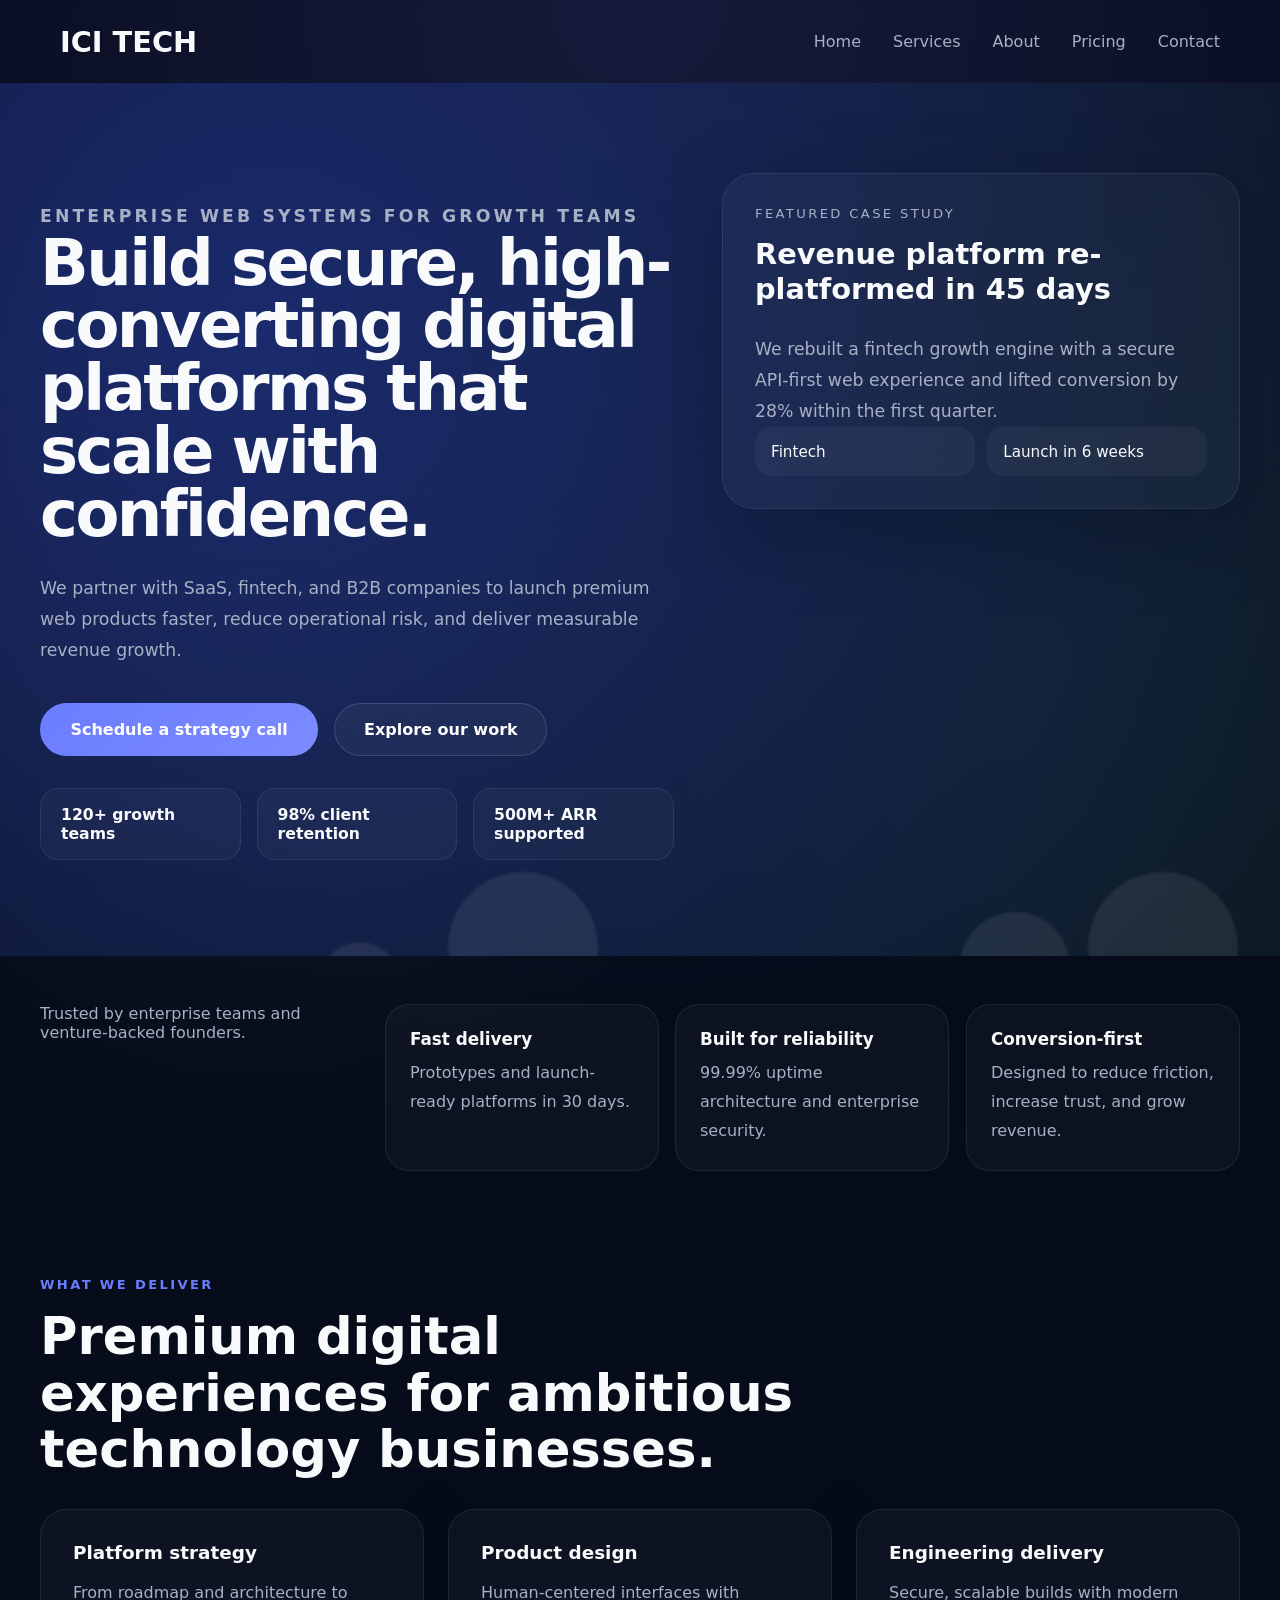
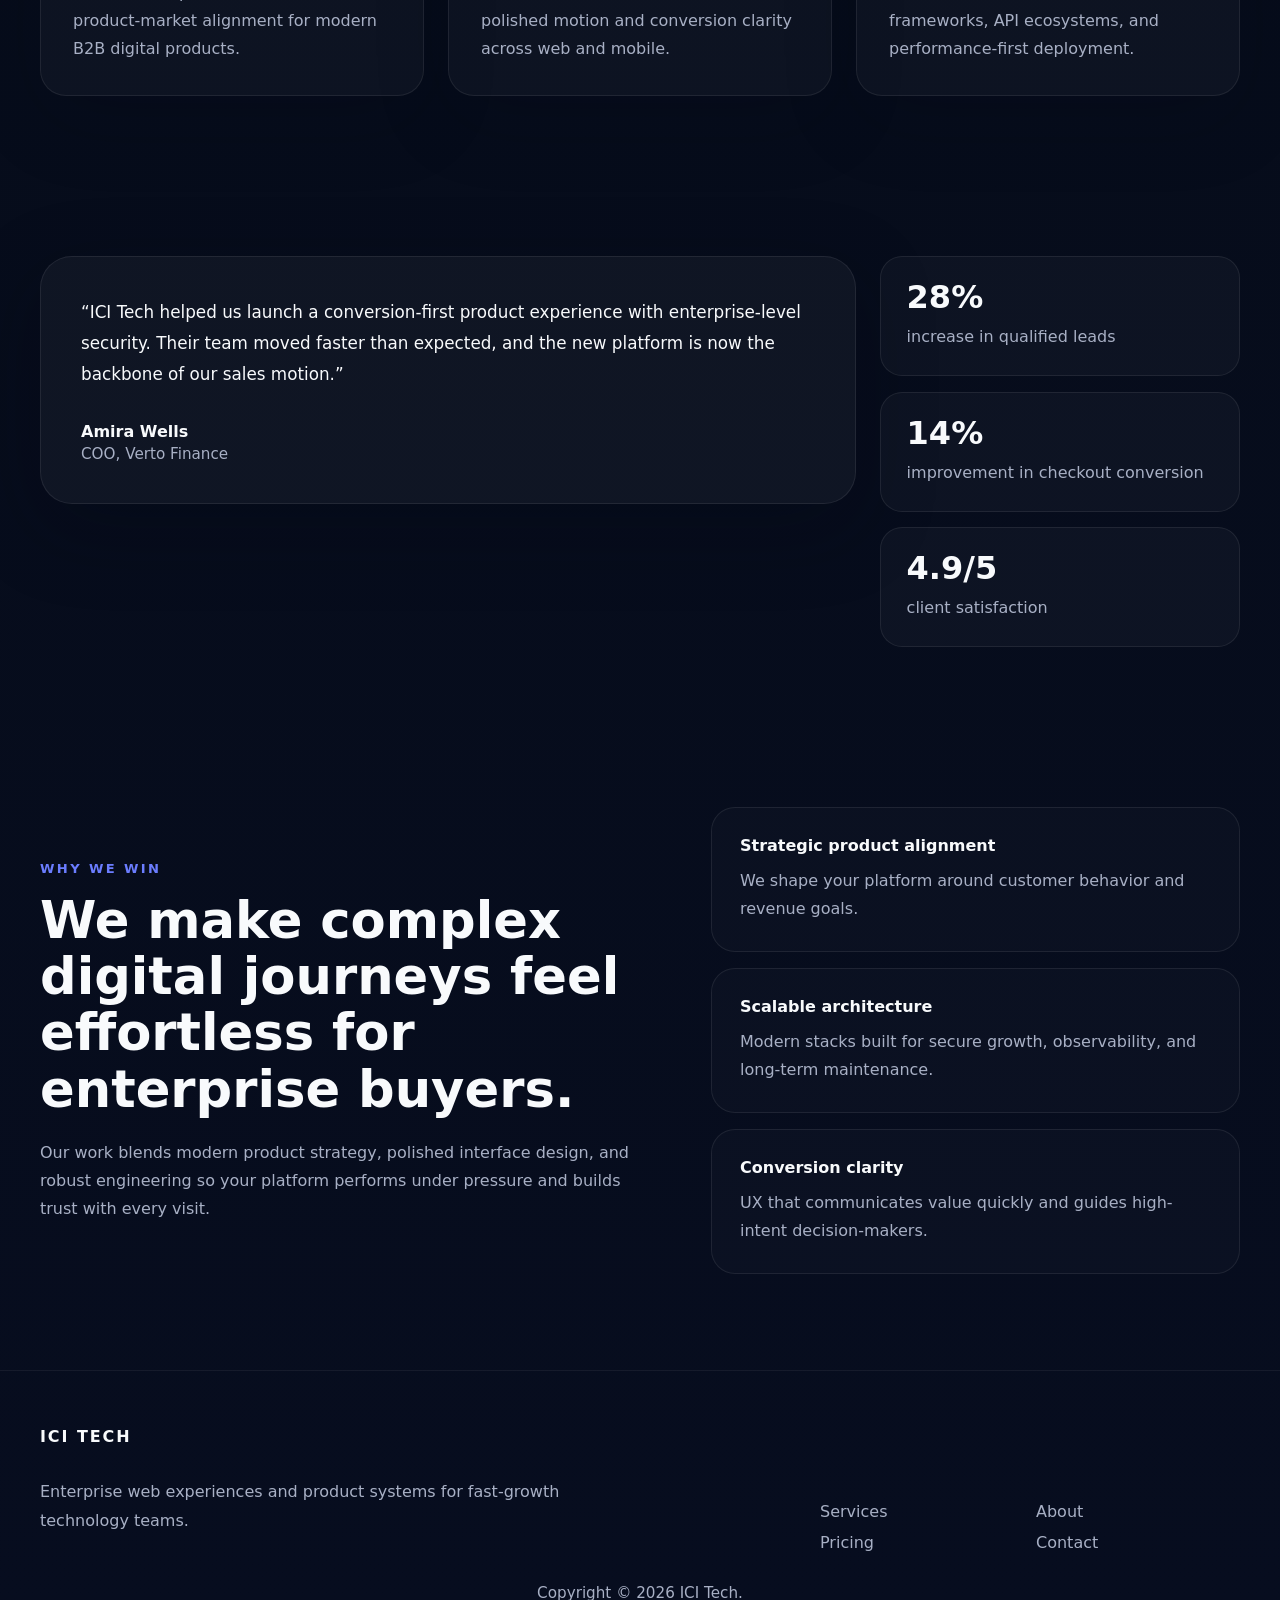
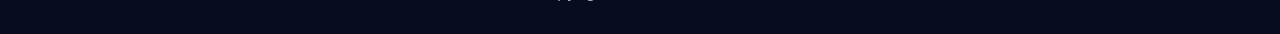
<file: index.html>
﻿<!DOCTYPE html>
<html lang="en">
<head>
    <meta charset="UTF-8">
    <meta name="viewport" content="width=device-width, initial-scale=1.0">
    <meta name="description" content="Premium digital platforms for SaaS, fintech, and enterprise teams. Scalable web systems built for performance, trust, and growth.">
    <meta name="keywords" content="enterprise web design, SaaS development, fintech websites, scalable platforms, digital transformation">
    <title>ICI Tech | Enterprise Web Systems for Growth-Driven Teams</title>
    <link rel="icon" type="image/png" href="assets/img/icon.png">
    <link rel="apple-touch-icon" href="assets/img/icon.png">
    <link rel="stylesheet" href="assets/styles.css">
</head>
<body>
    <header class="site-header">
        <nav class="navbar" aria-label="Primary navigation">
            <div class="container">
                <a class="logo" href="index.html">ICI Tech</a>
                <button class="hamburger" aria-label="Toggle navigation menu" aria-expanded="false" aria-controls="nav-menu-list">
                    <span></span>
                    <span></span>
                    <span></span>
                </button>
                <ul class="nav-menu" id="nav-menu-list">
                    <li><a class="nav-link" href="index.html">Home</a></li>
                    <li><a class="nav-link" href="services.html">Services</a></li>
                    <li><a class="nav-link" href="about.html">About</a></li>
                    <li><a class="nav-link" href="pricing.html">Pricing</a></li>
                    <li><a class="nav-link" href="contact.html">Contact</a></li>
                </ul>
            </div>
        </nav>
        <section class="hero hero-bg">
            <ul class="circles">
                <li></li>
                <li></li>
                <li></li>
                <li></li>
                <li></li>
                <li></li>
                <li></li>
                <li></li>
                <li></li>
                <li></li>
            </ul>
            <div class="container hero-grid">
                <div class="hero-copy">
                    <p class="eyebrow fade-in">Enterprise web systems for growth teams</p>
                    <h1 class="fade-in">Build secure, high-converting digital platforms that scale with confidence.</h1>
                    <p class="fade-in">We partner with SaaS, fintech, and B2B companies to launch premium web products faster, reduce operational risk, and deliver measurable revenue growth.</p>
                    <div class="hero-actions fade-in">
                        <a class="cta-button" href="contact.html">Schedule a strategy call</a>
                        <a class="cta-secondary" href="#impact">Explore our work</a>
                    </div>
                    <div class="hero-badges fade-in">
                        <span>120+ growth teams</span>
                        <span>98% client retention</span>
                        <span>500M+ ARR supported</span>
                    </div>
                </div>
                <div class="hero-panel slide-in-left">
                    <div class="hero-panel-card">
                        <div class="panel-label">Featured case study</div>
                        <h2 class="panel-title">Revenue platform re-platformed in 45 days</h2>
                        <p class="panel-copy">We rebuilt a fintech growth engine with a secure API-first web experience and lifted conversion by 28% within the first quarter.</p>
                        <div class="panel-meta">
                            <span>Fintech</span>
                            <span>Launch in 6 weeks</span>
                        </div>
                    </div>
                </div>
            </div>
        </section>
    </header>

    <main>
        <section class="credibility" aria-label="Trusted by metrics">
            <div class="container credibility-grid">
                <div>
                    <p class="fade-in">Trusted by enterprise teams and venture-backed founders.</p>
                </div>
                <div class="credibility-item fade-in">
                    <strong>Fast delivery</strong>
                    <span>Prototypes and launch-ready platforms in 30 days.</span>
                </div>
                <div class="credibility-item fade-in">
                    <strong>Built for reliability</strong>
                    <span>99.99% uptime architecture and enterprise security.</span>
                </div>
                <div class="credibility-item fade-in">
                    <strong>Conversion-first</strong>
                    <span>Designed to reduce friction, increase trust, and grow revenue.</span>
                </div>
            </div>
        </section>

        <section class="impact" id="impact">
            <div class="container">
                <div class="section-label fade-in">What we deliver</div>
                <h2 class="fade-in">Premium digital experiences for ambitious technology businesses.</h2>
                <div class="impact-grid">
                    <article class="impact-card fade-in">
                        <strong>Platform strategy</strong>
                        <p>From roadmap and architecture to product-market alignment for modern B2B digital products.</p>
                    </article>
                    <article class="impact-card fade-in">
                        <strong>Product design</strong>
                        <p>Human-centered interfaces with polished motion and conversion clarity across web and mobile.</p>
                    </article>
                    <article class="impact-card fade-in">
                        <strong>Engineering delivery</strong>
                        <p>Secure, scalable builds with modern frameworks, API ecosystems, and performance-first deployment.</p>
                    </article>
                </div>
            </div>
        </section>

        <section class="testimonial" aria-label="Client testimonial">
            <div class="container testimonial-grid">
                <div class="testimonial-card">
                    <p>“ICI Tech helped us launch a conversion-first product experience with enterprise-level security. Their team moved faster than expected, and the new platform is now the backbone of our sales motion.”</p>
                    <footer>
                        <strong>Amira Wells</strong>
                        <span>COO, Verto Finance</span>
                    </footer>
                </div>
                <div class="testimonial-stats">
                    <div class="stat-block">
                        <strong>28%</strong>
                        <span>increase in qualified leads</span>
                    </div>
                    <div class="stat-block">
                        <strong>14%</strong>
                        <span>improvement in checkout conversion</span>
                    </div>
                    <div class="stat-block">
                        <strong>4.9/5</strong>
                        <span>client satisfaction</span>
                    </div>
                </div>
            </div>
        </section>

        <section class="why-us" aria-label="Why choose ICI Tech">
            <div class="container why-grid">
                <div>
                    <div class="section-label">Why we win</div>
                    <h2>We make complex digital journeys feel effortless for enterprise buyers.</h2>
                    <p>Our work blends modern product strategy, polished interface design, and robust engineering so your platform performs under pressure and builds trust with every visit.</p>
                </div>
                <div class="feature-list">
                    <div class="feature-item">
                        <strong>Strategic product alignment</strong>
                        <span>We shape your platform around customer behavior and revenue goals.</span>
                    </div>
                    <div class="feature-item">
                        <strong>Scalable architecture</strong>
                        <span>Modern stacks built for secure growth, observability, and long-term maintenance.</span>
                    </div>
                    <div class="feature-item">
                        <strong>Conversion clarity</strong>
                        <span>UX that communicates value quickly and guides high-intent decision-makers.</span>
                    </div>
                </div>
            </div>
        </section>
    </main>

    <footer class="footer">
        <div class="container footer-grid">
            <div>
                <a class="logo footer-logo" href="index.html">ICI Tech</a>
                <p>Enterprise web experiences and product systems for fast-growth technology teams.</p>
            </div>
            <div class="footer-links">
                <a href="services.html">Services</a>
                <a href="about.html">About</a>
                <a href="pricing.html">Pricing</a>
                <a href="contact.html">Contact</a>
            </div>
        </div>
        <div class="footer-note">Copyright © 2026 ICI Tech.</div>
    </footer>

    <a href="#top" class="back-to-top" aria-label="Back to top">↑</a>
    <script src="assets/script.js"></script>
</body>
</html>
</file>
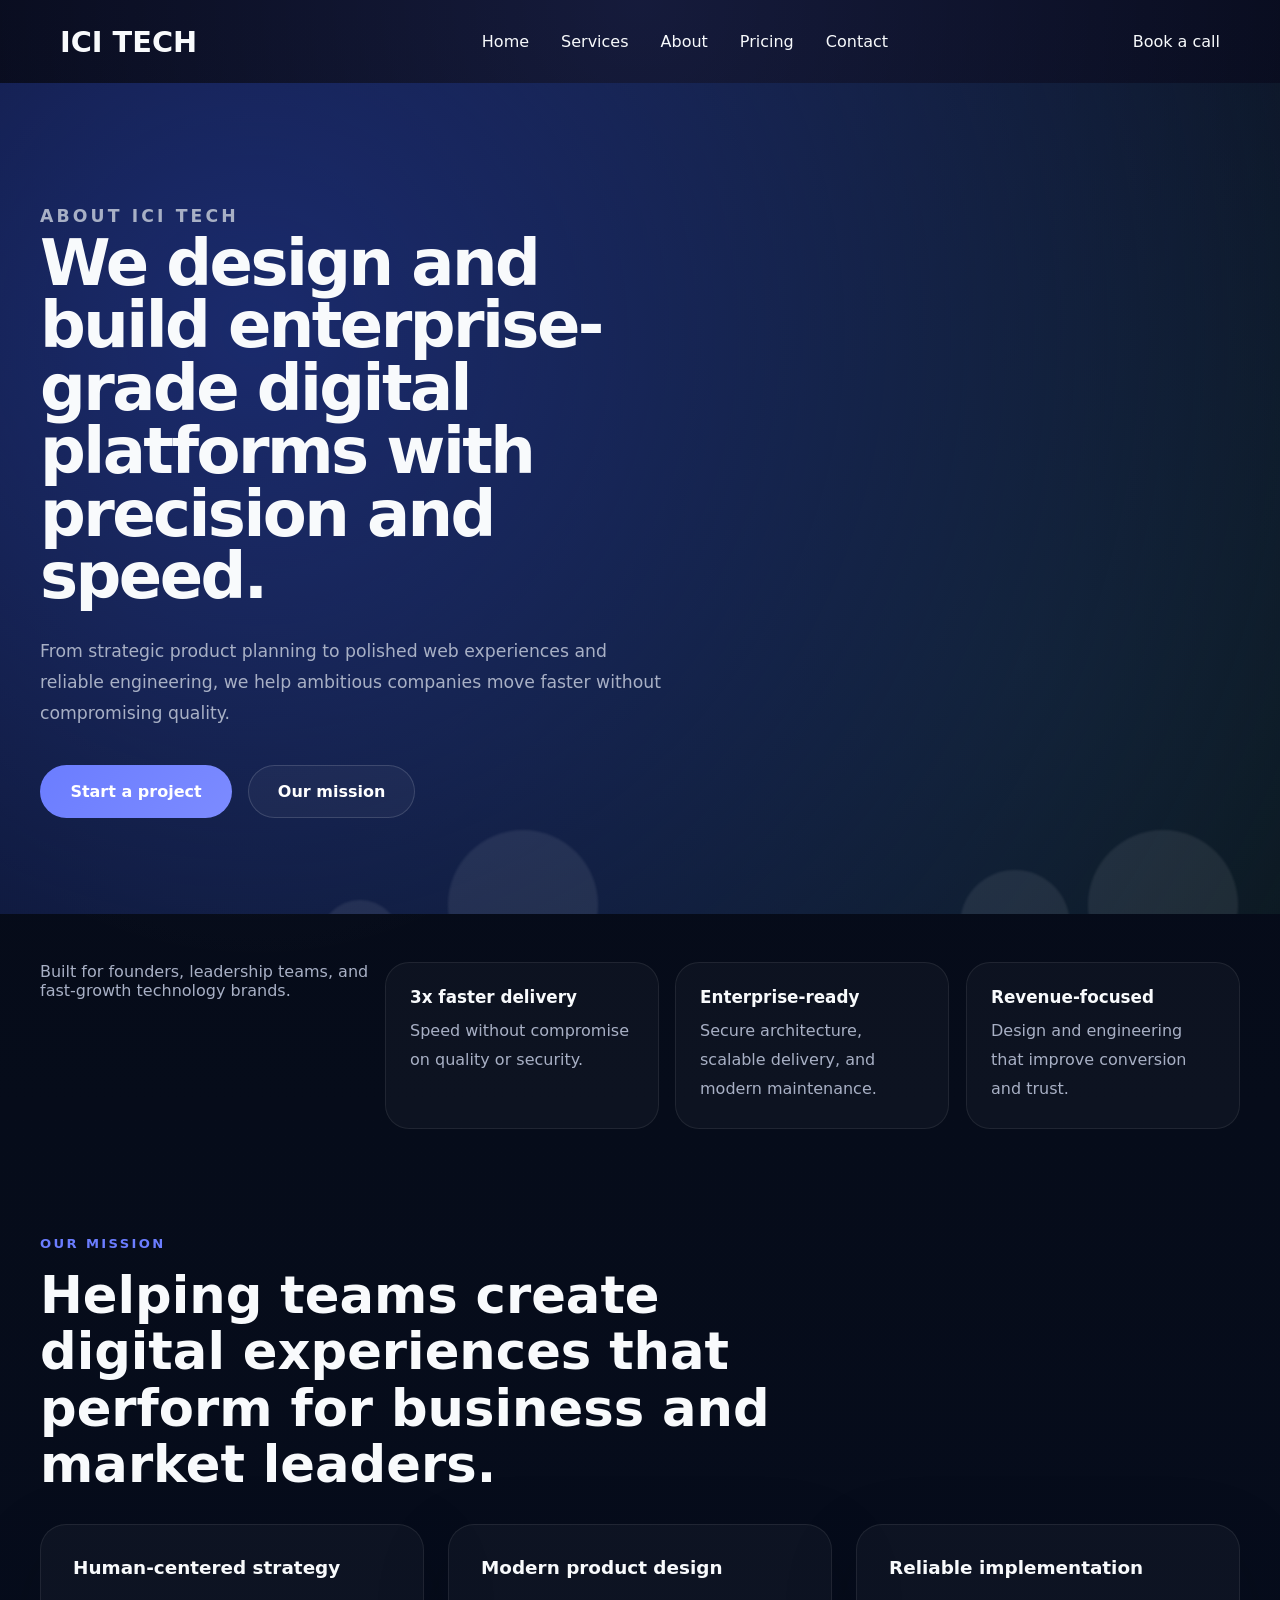
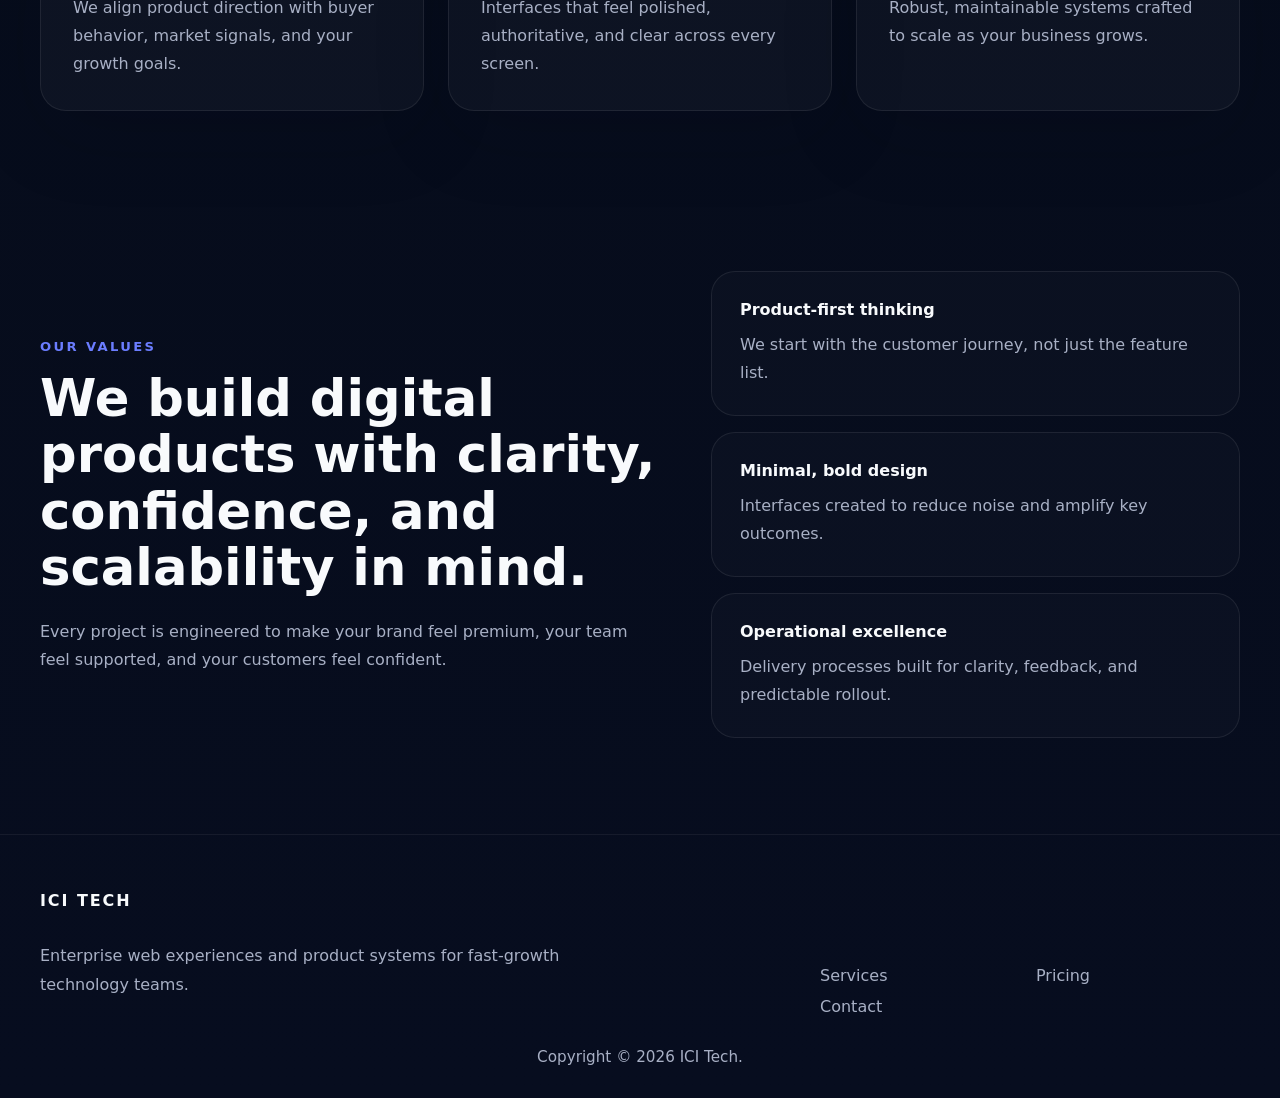
<file: about.html>
﻿<!DOCTYPE html>
<html lang="en">
<head>
    <meta charset="UTF-8">
    <meta name="viewport" content="width=device-width, initial-scale=1.0">
    <meta name="description" content="About ICI Tech — premium digital product systems for SaaS, fintech, and enterprise teams.">
    <meta name="keywords" content="about ICI Tech, enterprise web development, SaaS design, team, mission">
    <title>About Us - ICI Tech</title>
    <link rel="icon" type="image/png" href="assets/img/icon.png">
    <link rel="apple-touch-icon" href="assets/img/icon.png">
    <link rel="stylesheet" href="assets/styles.css">
</head>
<body>
    <header class="site-header">
        <nav class="navbar" aria-label="Primary navigation">
            <div class="container nav-inner">
                <a class="logo" href="index.html">ICI Tech</a>
                <button class="hamburger" aria-label="Toggle navigation menu" aria-expanded="false" aria-controls="nav-menu-list">
                    <span></span>
                    <span></span>
                    <span></span>
                </button>
                <ul class="nav-menu" id="nav-menu-list">
                    <li><a href="index.html">Home</a></li>
                    <li><a href="services.html">Services</a></li>
                    <li><a href="about.html">About</a></li>
                    <li><a href="pricing.html">Pricing</a></li>
                    <li><a href="contact.html">Contact</a></li>
                </ul>
                <a class="nav-cta" href="contact.html">Book a call</a>
            </div>
        </nav>
        <section class="hero hero-bg">
            <ul class="circles">
                <li></li>
                <li></li>
                <li></li>
                <li></li>
                <li></li>
                <li></li>
                <li></li>
                <li></li>
                <li></li>
                <li></li>
            </ul>
            <div class="container hero-grid">
                <div class="hero-copy">
                    <p class="eyebrow fade-in">About ICI Tech</p>
                    <h1 class="fade-in">We design and build enterprise-grade digital platforms with precision and speed.</h1>
                    <p class="fade-in">From strategic product planning to polished web experiences and reliable engineering, we help ambitious companies move faster without compromising quality.</p>
                    <div class="hero-actions fade-in">
                        <a class="cta-button" href="contact.html">Start a project</a>
                        <a class="cta-secondary" href="#mission">Our mission</a>
                    </div>
                </div>
            </div>
        </section>
    </header>
    <main>
        <section class="credibility">
            <div class="container credibility-grid">
                <div>
                    <p>Built for founders, leadership teams, and fast-growth technology brands.</p>
                </div>
                <div class="credibility-item">
                    <strong>3x faster delivery</strong>
                    <span>Speed without compromise on quality or security.</span>
                </div>
                <div class="credibility-item">
                    <strong>Enterprise-ready</strong>
                    <span>Secure architecture, scalable delivery, and modern maintenance.</span>
                </div>
                <div class="credibility-item">
                    <strong>Revenue-focused</strong>
                    <span>Design and engineering that improve conversion and trust.</span>
                </div>
            </div>
        </section>

        <section class="impact" id="mission">
            <div class="container">
                <div class="section-label">Our mission</div>
                <h2>Helping teams create digital experiences that perform for business and market leaders.</h2>
                <div class="impact-grid">
                    <article class="impact-card">
                        <strong>Human-centered strategy</strong>
                        <p>We align product direction with buyer behavior, market signals, and your growth goals.</p>
                    </article>
                    <article class="impact-card">
                        <strong>Modern product design</strong>
                        <p>Interfaces that feel polished, authoritative, and clear across every screen.</p>
                    </article>
                    <article class="impact-card">
                        <strong>Reliable implementation</strong>
                        <p>Robust, maintainable systems crafted to scale as your business grows.</p>
                    </article>
                </div>
            </div>
        </section>

        <section class="why-us">
            <div class="container why-grid">
                <div>
                    <div class="section-label">Our values</div>
                    <h2>We build digital products with clarity, confidence, and scalability in mind.</h2>
                    <p>Every project is engineered to make your brand feel premium, your team feel supported, and your customers feel confident.</p>
                </div>
                <div class="feature-list">
                    <div class="feature-item">
                        <strong>Product-first thinking</strong>
                        <span>We start with the customer journey, not just the feature list.</span>
                    </div>
                    <div class="feature-item">
                        <strong>Minimal, bold design</strong>
                        <span>Interfaces created to reduce noise and amplify key outcomes.</span>
                    </div>
                    <div class="feature-item">
                        <strong>Operational excellence</strong>
                        <span>Delivery processes built for clarity, feedback, and predictable rollout.</span>
                    </div>
                </div>
            </div>
        </section>
    </main>
    <footer class="footer">
        <div class="container footer-grid">
            <div>
                <a class="logo footer-logo" href="index.html">ICI Tech</a>
                <p>Enterprise web experiences and product systems for fast-growth technology teams.</p>
            </div>
            <div class="footer-links">
                <a href="services.html">Services</a>
                <a href="pricing.html">Pricing</a>
                <a href="contact.html">Contact</a>
            </div>
        </div>
        <div class="footer-note">Copyright © 2026 ICI Tech.</div>
    </footer>
    <a href="#top" class="back-to-top" aria-label="Back to top">↑</a>
    <script src="assets/script.js"></script>
</body>
</html>
</file>
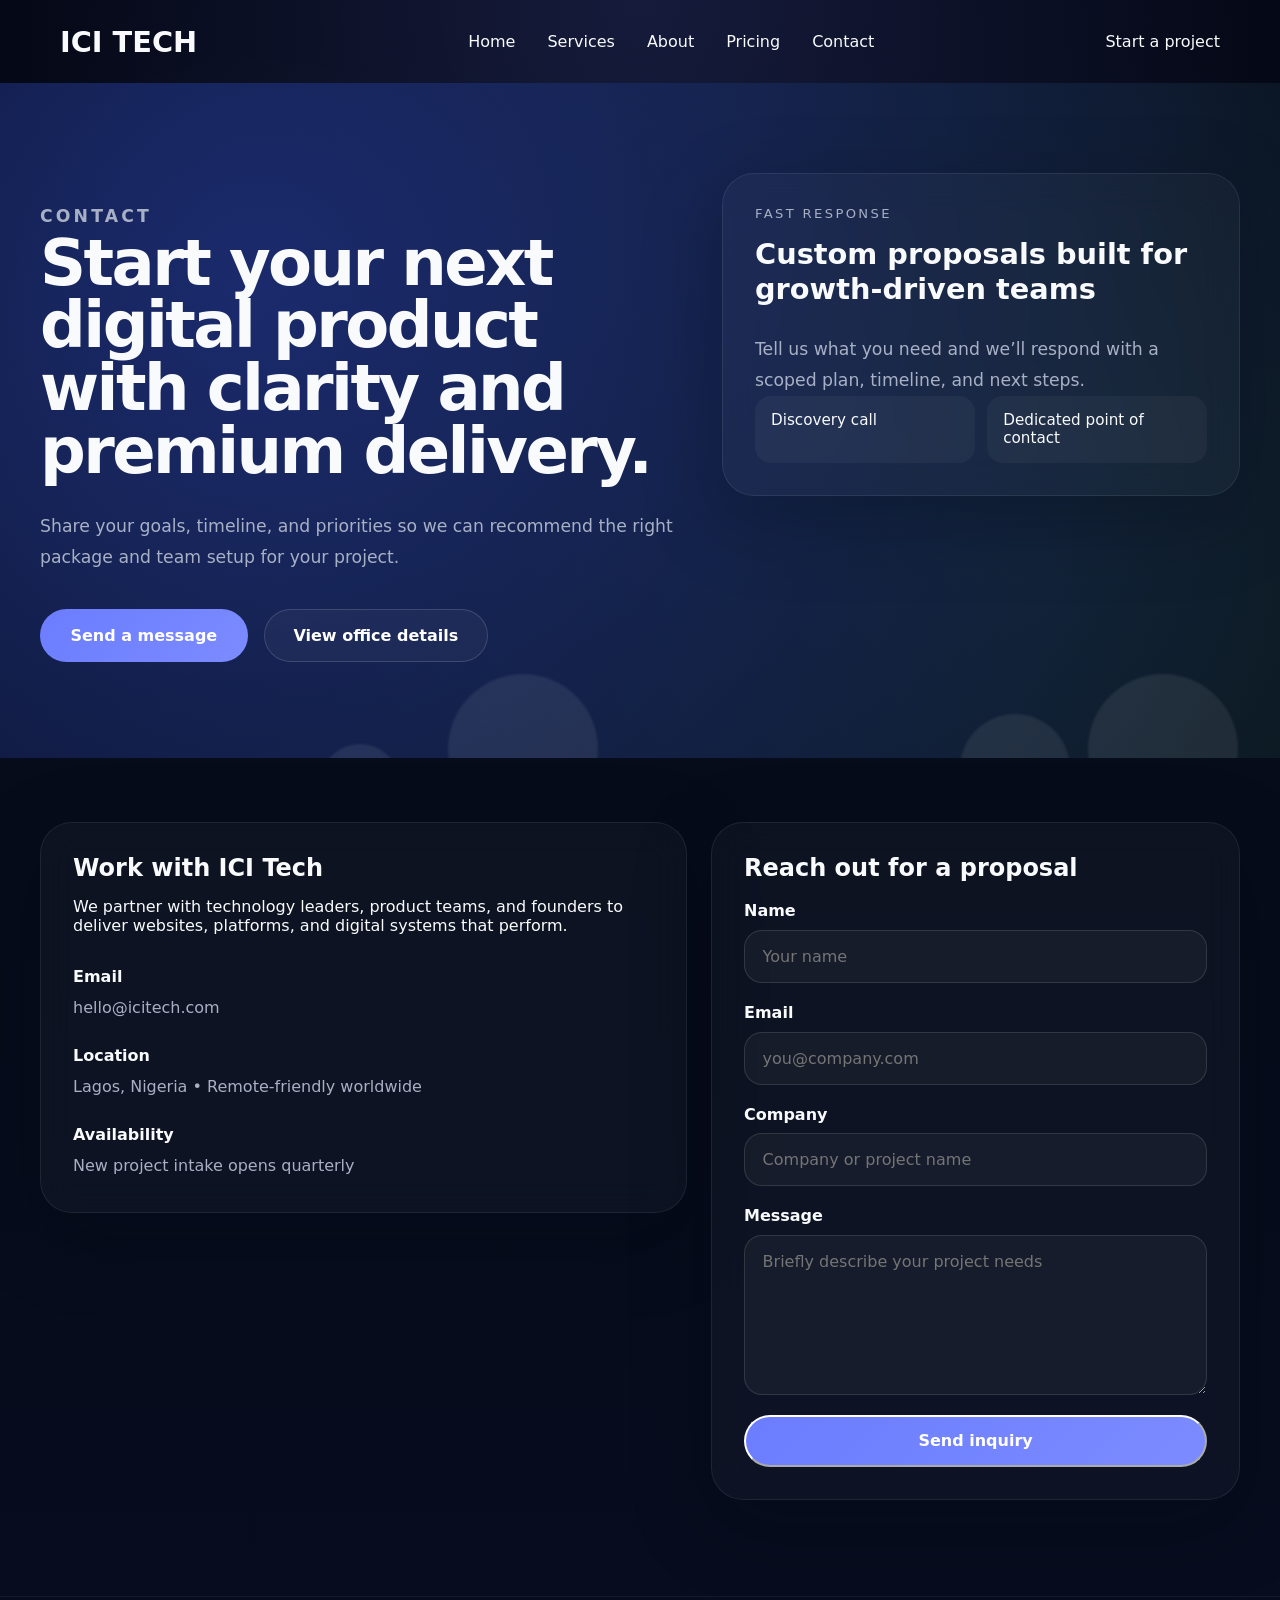
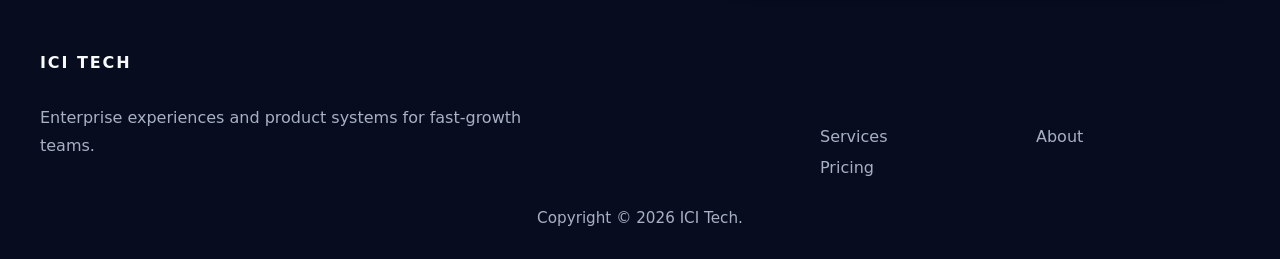
<file: contact.html>
﻿<!DOCTYPE html>
<html lang="en">
<head>
    <meta charset="UTF-8">
    <meta name="viewport" content="width=device-width, initial-scale=1.0">
    <meta name="description" content="Contact ICI Tech to discuss your website, product, or platform project and get a tailored proposal.">
    <meta name="keywords" content="contact, request quote, web development inquiry, product design contact">
    <title>Contact - ICI Tech</title>
    <link rel="icon" type="image/png" href="assets/img/icon.png">
    <link rel="apple-touch-icon" href="assets/img/icon.png">
    <link rel="stylesheet" href="assets/styles.css">
</head>
<body>
    <header class="site-header">
        <nav class="navbar" aria-label="Primary navigation">
            <div class="container nav-inner">
                <a class="logo" href="index.html">ICI Tech</a>
                <button class="hamburger" aria-label="Toggle navigation menu" aria-expanded="false" aria-controls="nav-menu-list">
                    <span></span>
                    <span></span>
                    <span></span>
                </button>
                <ul class="nav-menu" id="nav-menu-list">
                    <li><a href="index.html">Home</a></li>
                    <li><a href="services.html">Services</a></li>
                    <li><a href="about.html">About</a></li>
                    <li><a href="pricing.html">Pricing</a></li>
                    <li><a href="contact.html">Contact</a></li>
                </ul>
                <a class="nav-cta" href="contact.html">Start a project</a>
            </div>
        </nav>
        <section class="hero hero-bg">
            <ul class="circles">
                <li></li>
                <li></li>
                <li></li>
                <li></li>
                <li></li>
                <li></li>
                <li></li>
                <li></li>
                <li></li>
                <li></li>
            </ul>
            <div class="container hero-grid">
                <div class="hero-copy">
                    <p class="eyebrow fade-in">Contact</p>
                    <h1 class="fade-in">Start your next digital product with clarity and premium delivery.</h1>
                    <p class="fade-in">Share your goals, timeline, and priorities so we can recommend the right package and team setup for your project.</p>
                    <div class="hero-actions fade-in">
                        <a class="cta-button" href="#contact-form">Send a message</a>
                        <a class="cta-secondary" href="#contact-info">View office details</a>
                    </div>
                </div>
                <div class="hero-panel">
                    <div class="hero-panel-card">
                        <div class="panel-label">Fast response</div>
                        <h2 class="panel-title">Custom proposals built for growth-driven teams</h2>
                        <p class="panel-copy">Tell us what you need and we’ll respond with a scoped plan, timeline, and next steps.</p>
                        <div class="panel-meta">
                            <span>Discovery call</span>
                            <span>Dedicated point of contact</span>
                        </div>
                    </div>
                </div>
            </div>
        </section>
    </header>
    <main>
        <section class="contact-section" id="contact-info">
            <div class="container contact-grid">
                <div class="contact-panel">
                    <div class="contact-card">
                        <h2>Work with ICI Tech</h2>
                        <p>We partner with technology leaders, product teams, and founders to deliver websites, platforms, and digital systems that perform.</p>
                        <div class="contact-details">
                            <div>
                                <strong>Email</strong>
                                <a href="mailto:hello@icitech.com">hello@icitech.com</a>
                            </div>
                            <div>
                                <strong>Location</strong>
                                <p>Lagos, Nigeria • Remote-friendly worldwide</p>
                            </div>
                            <div>
                                <strong>Availability</strong>
                                <p>New project intake opens quarterly</p>
                            </div>
                        </div>
                    </div>
                </div>
                <div class="contact-form-card" id="contact-form">
                    <form class="contact-form" id="contactForm" action="mailto:hello@icitech.com" method="POST" enctype="text/plain">
                        <h2>Reach out for a proposal</h2>
                        <div class="form-group">
                            <label for="name">Name</label>
                            <input type="text" id="name" name="name" placeholder="Your name" required>
                        </div>
                        <div class="form-group">
                            <label for="email">Email</label>
                            <input type="email" id="email" name="email" placeholder="you@company.com" required>
                        </div>
                        <div class="form-group">
                            <label for="company">Company</label>
                            <input type="text" id="company" name="company" placeholder="Company or project name">
                        </div>
                        <div class="form-group">
                            <label for="message">Message</label>
                            <textarea id="message" name="message" rows="6" placeholder="Briefly describe your project needs"></textarea>
                        </div>
                        <button type="submit" class="cta-button">Send inquiry</button>
                    </form>
                </div>
            </div>
        </section>
    </main>
    <footer class="footer">
        <div class="container footer-grid">
            <div>
                <a class="logo footer-logo" href="index.html">ICI Tech</a>
                <p>Enterprise experiences and product systems for fast-growth teams.</p>
            </div>
            <div class="footer-links">
                <a href="services.html">Services</a>
                <a href="about.html">About</a>
                <a href="pricing.html">Pricing</a>
            </div>
        </div>
        <div class="footer-note">Copyright © 2026 ICI Tech.</div>
    </footer>
    <a href="#top" class="back-to-top" aria-label="Back to top">↑</a>
    <script src="assets/script.js"></script>
</body>
</html>
</file>
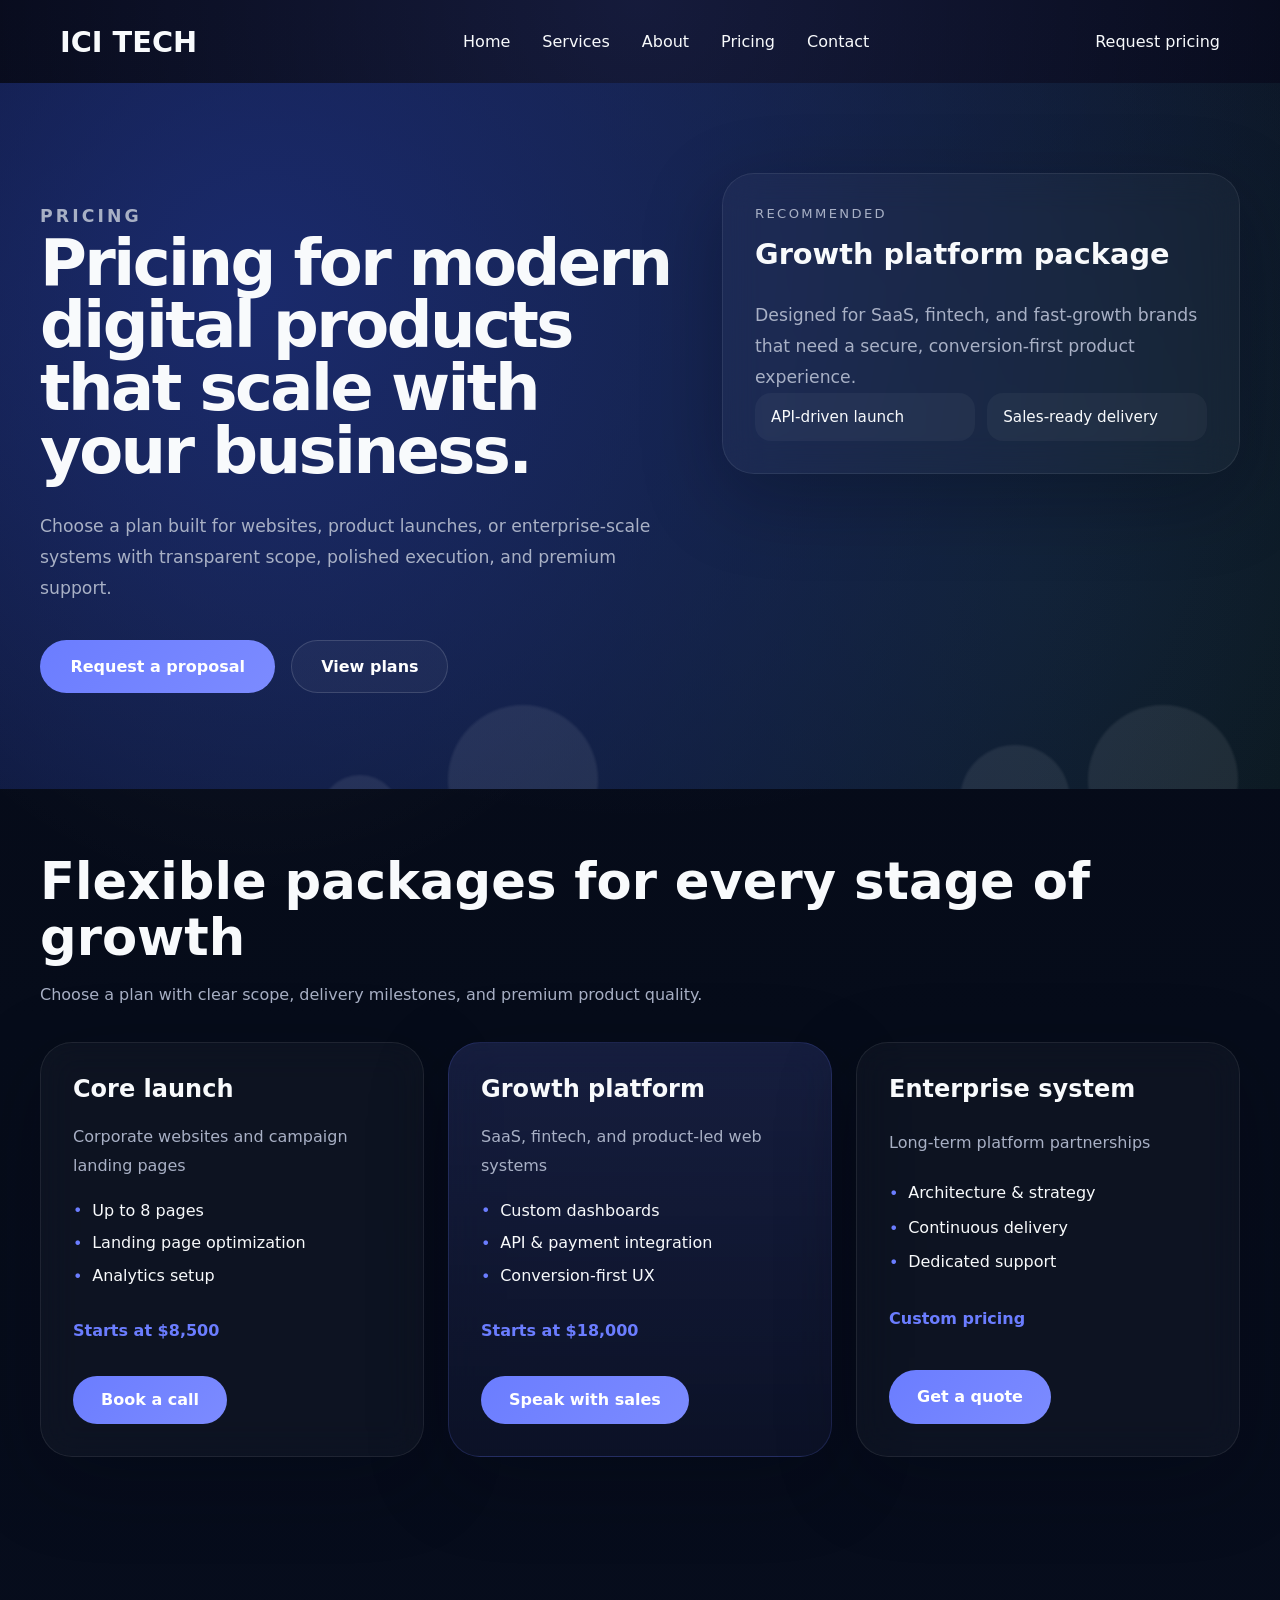
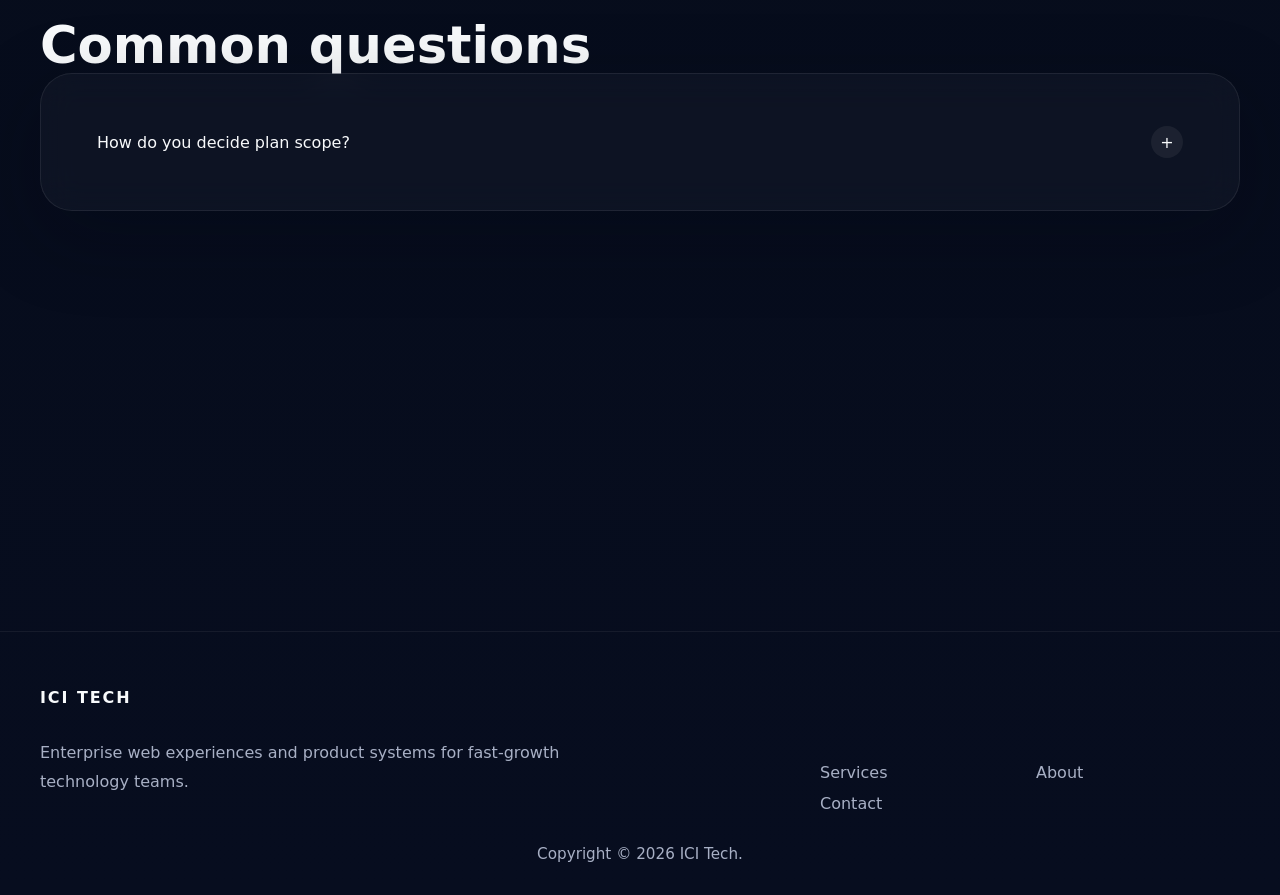
<file: pricing.html>
﻿<!DOCTYPE html>
<html lang="en">
<head>
    <meta charset="UTF-8">
    <meta name="viewport" content="width=device-width, initial-scale=1.0">
    <meta name="description" content="ICI Tech Pricing — clear packages and scalable plans for website, platform, and application delivery.">
    <meta name="keywords" content="pricing, website packages, SaaS pricing, web development costs, enterprise web pricing">
    <title>Pricing - ICI Tech</title>
    <link rel="icon" type="image/png" href="assets/img/icon.png">
    <link rel="apple-touch-icon" href="assets/img/icon.png">
    <link rel="stylesheet" href="assets/styles.css">
</head>
<body>
    <header class="site-header">
        <nav class="navbar" aria-label="Primary navigation">
            <div class="container nav-inner">
                <a class="logo" href="index.html">ICI Tech</a>
                <button class="hamburger" aria-label="Toggle navigation menu" aria-expanded="false" aria-controls="nav-menu-list">
                    <span></span>
                    <span></span>
                    <span></span>
                </button>
                <ul class="nav-menu" id="nav-menu-list">
                    <li><a href="index.html">Home</a></li>
                    <li><a href="services.html">Services</a></li>
                    <li><a href="about.html">About</a></li>
                    <li><a href="pricing.html">Pricing</a></li>
                    <li><a href="contact.html">Contact</a></li>
                </ul>
                <a class="nav-cta" href="contact.html">Request pricing</a>
            </div>
        </nav>
        <section class="hero hero-bg">
            <ul class="circles">
                <li></li>
                <li></li>
                <li></li>
                <li></li>
                <li></li>
                <li></li>
                <li></li>
                <li></li>
                <li></li>
                <li></li>
            </ul>
            <div class="container hero-grid">
                <div class="hero-copy">
                    <p class="eyebrow fade-in">Pricing</p>
                    <h1 class="fade-in">Pricing for modern digital products that scale with your business.</h1>
                    <p class="fade-in">Choose a plan built for websites, product launches, or enterprise-scale systems with transparent scope, polished execution, and premium support.</p>
                    <div class="hero-actions fade-in">
                        <a class="cta-button" href="contact.html">Request a proposal</a>
                        <a class="cta-secondary" href="#pricing-plans">View plans</a>
                    </div>
                </div>
                <div class="hero-panel">
                    <div class="hero-panel-card">
                        <div class="panel-label">Recommended</div>
                        <h2 class="panel-title">Growth platform package</h2>
                        <p class="panel-copy">Designed for SaaS, fintech, and fast-growth brands that need a secure, conversion-first product experience.</p>
                        <div class="panel-meta">
                            <span>API-driven launch</span>
                            <span>Sales-ready delivery</span>
                        </div>
                    </div>
                </div>
            </div>
        </section>
    </header>
    <main>
        <section class="pricing" id="pricing-plans">
            <div class="container">
                <h2>Flexible packages for every stage of growth</h2>
                <p class="pricing-intro">Choose a plan with clear scope, delivery milestones, and premium product quality.</p>
                <div class="price-grid">
                    <div class="price-card">
                        <h3>Core launch</h3>
                        <p class="price-tier">Corporate websites and campaign landing pages</p>
                        <ul>
                            <li>Up to 8 pages</li>
                            <li>Landing page optimization</li>
                            <li>Analytics setup</li>
                        </ul>
                        <p class="price-tag">Starts at $8,500</p>
                        <a href="contact.html" class="price-button">Book a call</a>
                    </div>
                    <div class="price-card featured">
                        <h3>Growth platform</h3>
                        <p class="price-tier">SaaS, fintech, and product-led web systems</p>
                        <ul>
                            <li>Custom dashboards</li>
                            <li>API & payment integration</li>
                            <li>Conversion-first UX</li>
                        </ul>
                        <p class="price-tag">Starts at $18,000</p>
                        <a href="contact.html" class="price-button">Speak with sales</a>
                    </div>
                    <div class="price-card">
                        <h3>Enterprise system</h3>
                        <p class="price-tier">Long-term platform partnerships</p>
                        <ul>
                            <li>Architecture & strategy</li>
                            <li>Continuous delivery</li>
                            <li>Dedicated support</li>
                        </ul>
                        <p class="price-tag">Custom pricing</p>
                        <a href="contact.html" class="price-button">Get a quote</a>
                    </div>
                </div>
            </div>
        </section>
        <section class="faq">
            <div class="container">
                <h2>Common questions</h2>
                <div class="faq-accordion">
                    <div class="faq-item">
                        <button class="faq-question" aria-expanded="false" aria-controls="faq-price-1">
                            <span>How do you decide plan scope?</span>
                            <span class="faq-icon" aria-hidden="true">+</span>
                        </button>
                        <div class="faq-answer" id="faq-price-1">
                            <p>We define scope based on your strategic goals, target customers, and technical requirements so your product launch is built for growth.</p>
                        </div>
                    </div>
                    <div class="faq-item">
                        <button class="faq-question" aria-expanded="false" aria-controls="faq-price-2">
                            <span>What is included in the launch process?</span>
                            <span class="faq-icon" aria-hidden="true">+</span>
                        </button>
                        <div class="faq-answer" id="faq-price-2">
                            <p>Every project includes discovery, UX design, development, QA, launch support, and a handoff package for your team.</p>
                        </div>
                    </div>
                    <div class="faq-item">
                        <button class="faq-question" aria-expanded="false" aria-controls="faq-price-3">
                            <span>Can you work with internal teams?</span>
                            <span class="faq-icon" aria-hidden="true">+</span>
                        </button>
                        <div class="faq-answer" id="faq-price-3">
                            <p>Yes. We partner with internal product, marketing, and engineering teams and fit into your existing delivery process.</p>
                        </div>
                    </div>
                </div>
            </div>
        </section>
    </main>
    <footer class="footer">
        <div class="container footer-grid">
            <div>
                <a class="logo footer-logo" href="index.html">ICI Tech</a>
                <p>Enterprise web experiences and product systems for fast-growth technology teams.</p>
            </div>
            <div class="footer-links">
                <a href="services.html">Services</a>
                <a href="about.html">About</a>
                <a href="contact.html">Contact</a>
            </div>
        </div>
        <div class="footer-note">Copyright © 2026 ICI Tech.</div>
    </footer>
    <a href="#top" class="back-to-top" aria-label="Back to top">↑</a>
    <script src="assets/script.js"></script>
</body>
</html>
</file>
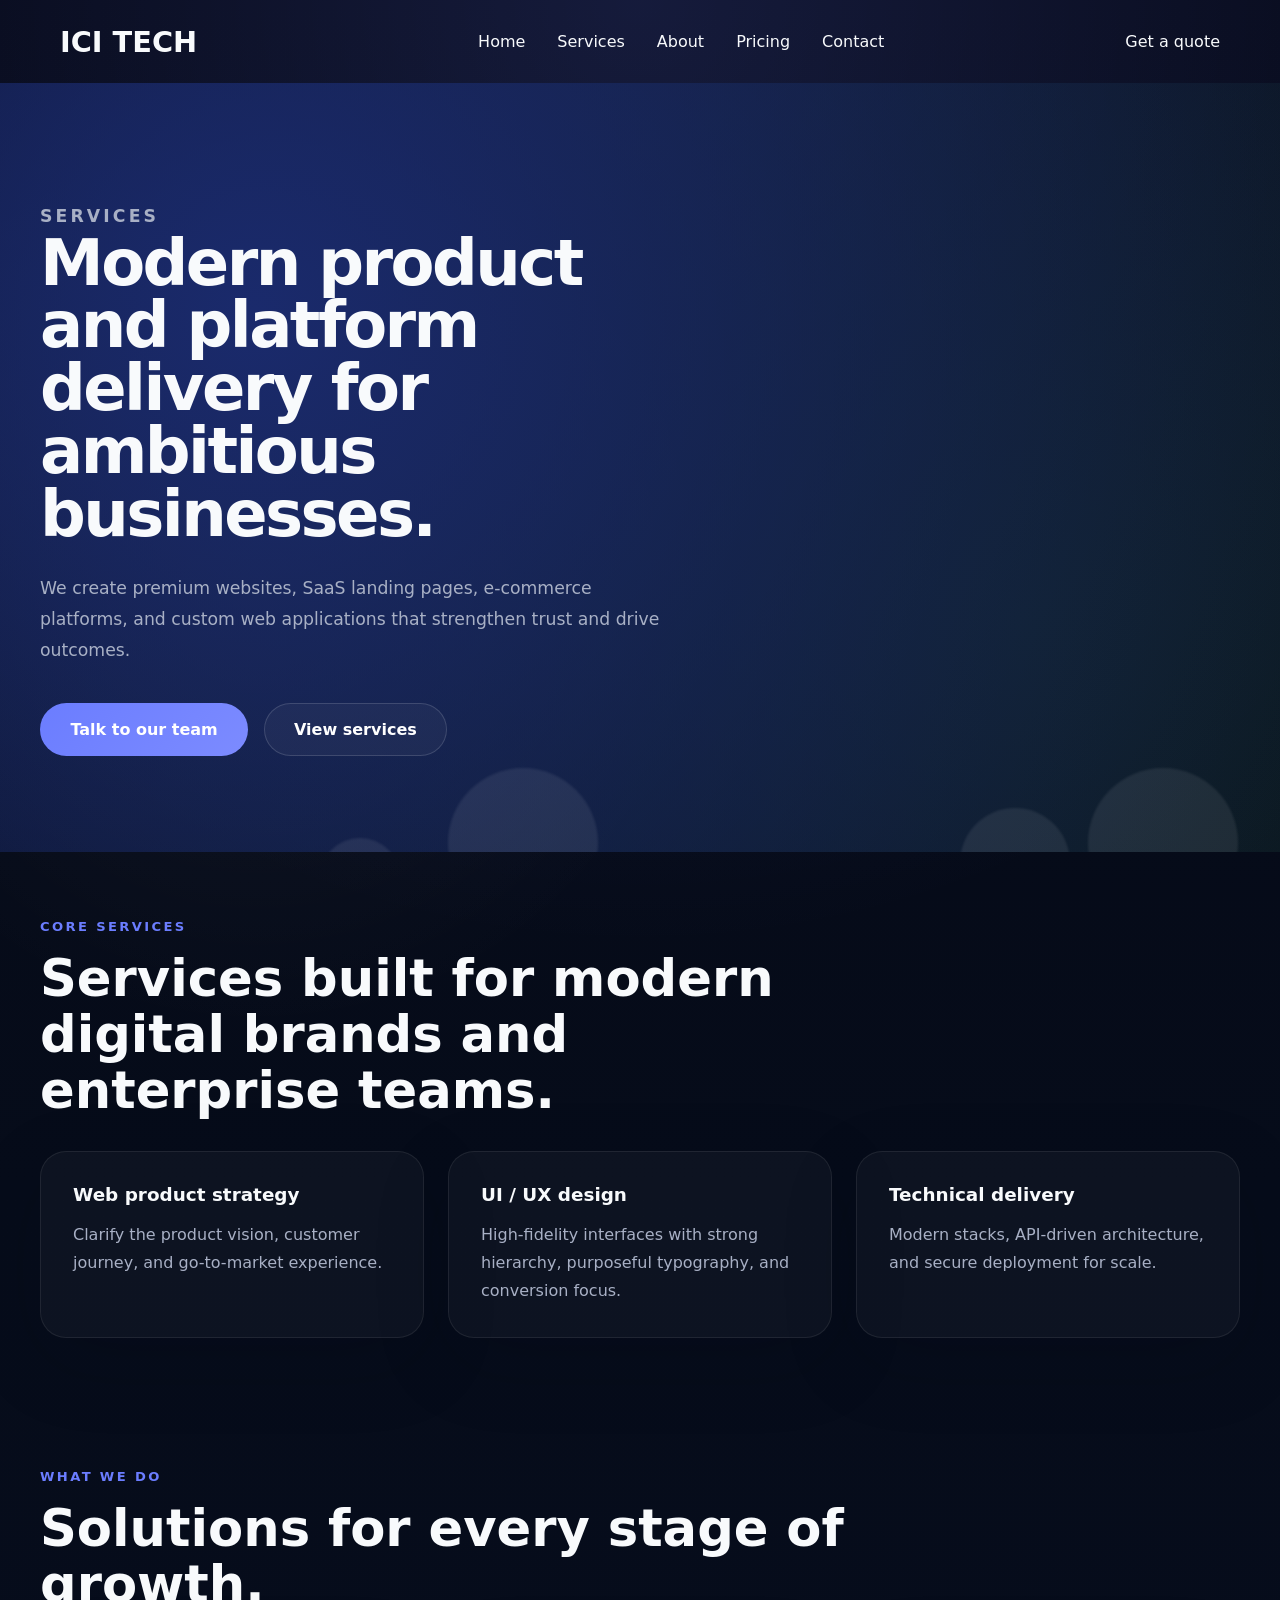
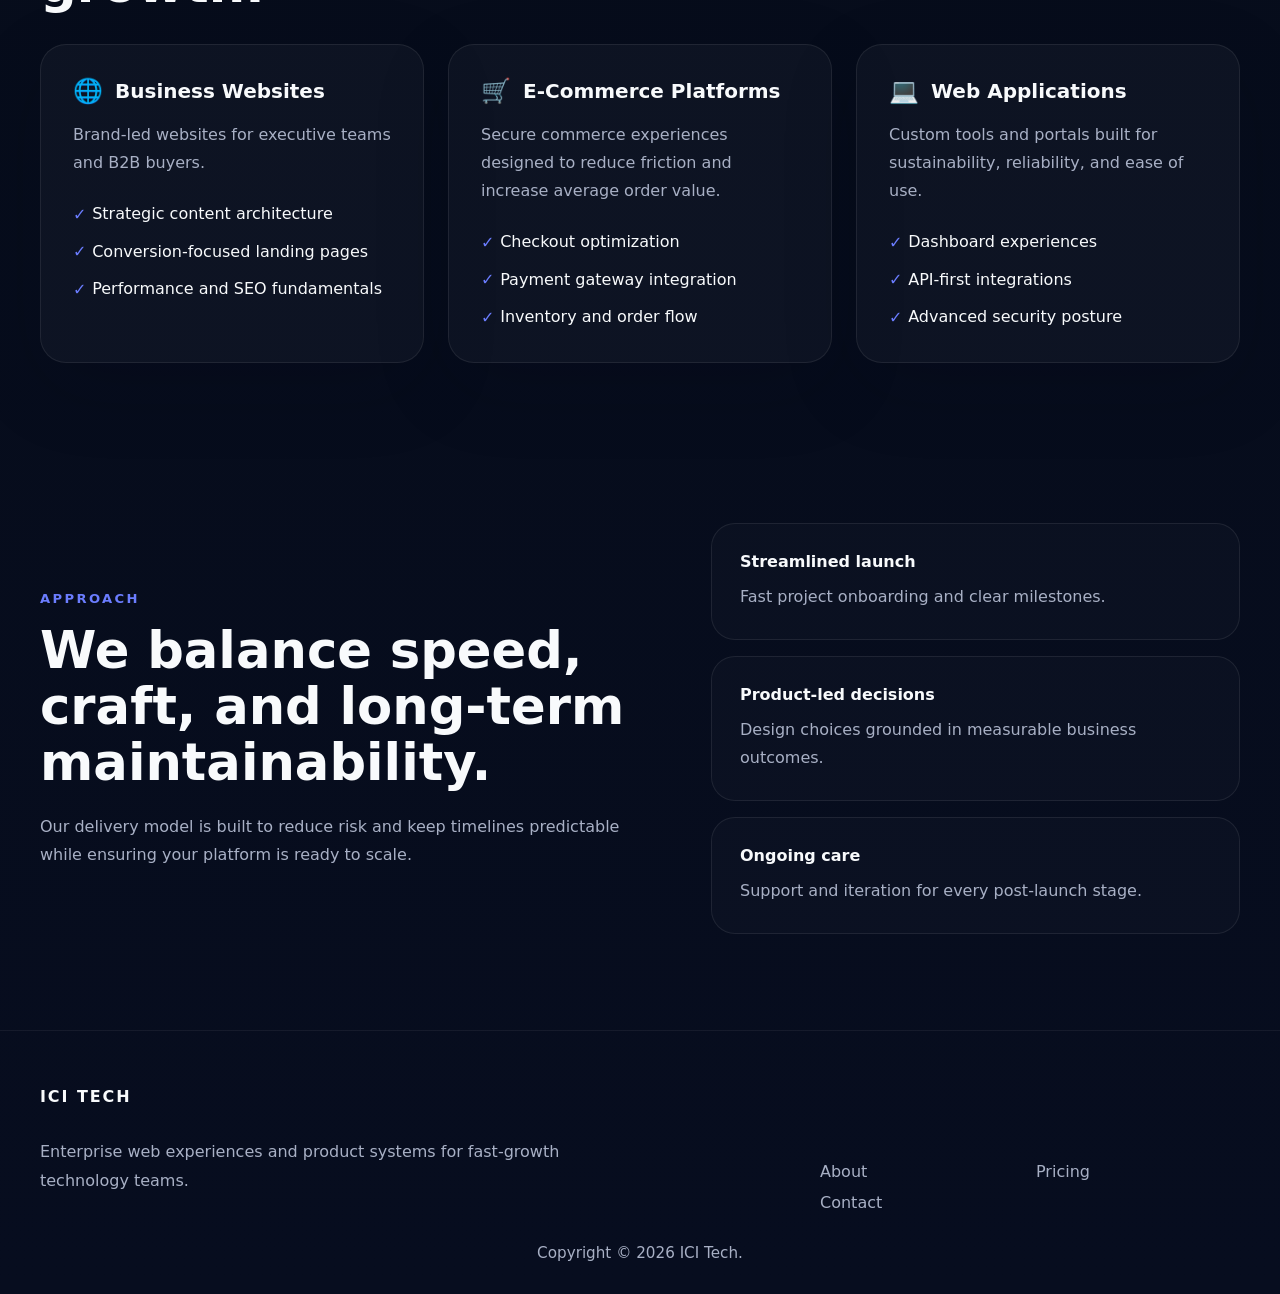
<file: services.html>
﻿<!DOCTYPE html>
<html lang="en">
<head>
    <meta charset="UTF-8">
    <meta name="viewport" content="width=device-width, initial-scale=1.0">
    <meta name="description" content="ICI Tech Services — premium web design, e-commerce, SaaS platforms, and web applications for high-growth teams.">
    <meta name="keywords" content="web services, SaaS platforms, e-commerce development, design systems, product engineering">
    <title>Services - ICI Tech</title>
    <link rel="icon" type="image/png" href="assets/img/icon.png">
    <link rel="apple-touch-icon" href="assets/img/icon.png">
    <link rel="stylesheet" href="assets/styles.css">
</head>
<body>
    <header class="site-header">
        <nav class="navbar" aria-label="Primary navigation">
            <div class="container nav-inner">
                <a class="logo" href="index.html">ICI Tech</a>
                <button class="hamburger" aria-label="Toggle navigation menu" aria-expanded="false" aria-controls="nav-menu-list">
                    <span></span>
                    <span></span>
                    <span></span>
                </button>
                <ul class="nav-menu" id="nav-menu-list">
                    <li><a href="index.html">Home</a></li>
                    <li><a href="services.html">Services</a></li>
                    <li><a href="about.html">About</a></li>
                    <li><a href="pricing.html">Pricing</a></li>
                    <li><a href="contact.html">Contact</a></li>
                </ul>
                <a class="nav-cta" href="contact.html">Get a quote</a>
            </div>
        </nav>
        <section class="hero hero-bg">
            <ul class="circles">
                <li></li>
                <li></li>
                <li></li>
                <li></li>
                <li></li>
                <li></li>
                <li></li>
                <li></li>
                <li></li>
                <li></li>
            </ul>
            <div class="container hero-grid">
                <div class="hero-copy">
                    <p class="eyebrow fade-in">Services</p>
                    <h1 class="fade-in">Modern product and platform delivery for ambitious businesses.</h1>
                    <p class="fade-in">We create premium websites, SaaS landing pages, e-commerce platforms, and custom web applications that strengthen trust and drive outcomes.</p>
                    <div class="hero-actions fade-in">
                        <a class="cta-button" href="contact.html">Talk to our team</a>
                        <a class="cta-secondary" href="#core-services">View services</a>
                    </div>
                </div>
            </div>
        </section>
    </header>
    <main>
        <section class="impact" id="core-services">
            <div class="container">
                <div class="section-label">Core services</div>
                <h2>Services built for modern digital brands and enterprise teams.</h2>
                <div class="impact-grid">
                    <article class="impact-card">
                        <strong>Web product strategy</strong>
                        <p>Clarify the product vision, customer journey, and go-to-market experience.</p>
                    </article>
                    <article class="impact-card">
                        <strong>UI / UX design</strong>
                        <p>High-fidelity interfaces with strong hierarchy, purposeful typography, and conversion focus.</p>
                    </article>
                    <article class="impact-card">
                        <strong>Technical delivery</strong>
                        <p>Modern stacks, API-driven architecture, and secure deployment for scale.</p>
                    </article>
                </div>
            </div>
        </section>

        <section class="services">
            <div class="container">
                <div class="section-label">What we do</div>
                <h2>Solutions for every stage of growth.</h2>
                <div class="services-grid">
                    <div class="service-card">
                        <h3><span class="service-icon">🌐</span> Business Websites</h3>
                        <p>Brand-led websites for executive teams and B2B buyers.</p>
                        <ul>
                            <li>Strategic content architecture</li>
                            <li>Conversion-focused landing pages</li>
                            <li>Performance and SEO fundamentals</li>
                        </ul>
                    </div>
                    <div class="service-card">
                        <h3><span class="service-icon">🛒</span> E-Commerce Platforms</h3>
                        <p>Secure commerce experiences designed to reduce friction and increase average order value.</p>
                        <ul>
                            <li>Checkout optimization</li>
                            <li>Payment gateway integration</li>
                            <li>Inventory and order flow</li>
                        </ul>
                    </div>
                    <div class="service-card">
                        <h3><span class="service-icon">💻</span> Web Applications</h3>
                        <p>Custom tools and portals built for sustainability, reliability, and ease of use.</p>
                        <ul>
                            <li>Dashboard experiences</li>
                            <li>API-first integrations</li>
                            <li>Advanced security posture</li>
                        </ul>
                    </div>
                </div>
            </div>
        </section>

        <section class="why-us">
            <div class="container why-grid">
                <div>
                    <div class="section-label">Approach</div>
                    <h2>We balance speed, craft, and long-term maintainability.</h2>
                    <p>Our delivery model is built to reduce risk and keep timelines predictable while ensuring your platform is ready to scale.</p>
                </div>
                <div class="feature-list">
                    <div class="feature-item">
                        <strong>Streamlined launch</strong>
                        <span>Fast project onboarding and clear milestones.</span>
                    </div>
                    <div class="feature-item">
                        <strong>Product-led decisions</strong>
                        <span>Design choices grounded in measurable business outcomes.</span>
                    </div>
                    <div class="feature-item">
                        <strong>Ongoing care</strong>
                        <span>Support and iteration for every post-launch stage.</span>
                    </div>
                </div>
            </div>
        </section>
    </main>
    <footer class="footer">
        <div class="container footer-grid">
            <div>
                <a class="logo footer-logo" href="index.html">ICI Tech</a>
                <p>Enterprise web experiences and product systems for fast-growth technology teams.</p>
            </div>
            <div class="footer-links">
                <a href="about.html">About</a>
                <a href="pricing.html">Pricing</a>
                <a href="contact.html">Contact</a>
            </div>
        </div>
        <div class="footer-note">Copyright © 2026 ICI Tech.</div>
    </footer>
    <a href="#top" class="back-to-top" aria-label="Back to top">↑</a>
    <script src="assets/script.js"></script>
</body>
</html>
</file>
<file: assets/styles.css>
@import url('https://fonts.googleapis.com/css?family=Exo:400,700');

/* Core design system */
:root {
    color-scheme: dark;
    --bg: #050816;
    --surface: rgba(12, 18, 39, 0.95);
    --surface-soft: rgba(13, 20, 45, 0.9);
    --border: rgba(255, 255, 255, 0.08);
    --text: #f8fafc;
    --muted: #a8b0c5;
    --accent: #6b7dff;
    --accent-strong: #7c8bff;
    --accent-soft: rgba(107, 125, 255, 0.12);
    --shadow: 0 24px 80px rgba(1, 7, 18, 0.28);
    --shadow-lg: 0 32px 100px rgba(1, 7, 18, 0.4);
    --border-color: var(--border);
    --white: #fff;
    --text-light: var(--muted);
    --accent-color: var(--accent);
    --secondary-color: #00ffff;
    --radius: 28px;
}

* {
    box-sizing: border-box;
}

html {
    scroll-behavior: smooth;
}

body {
    margin: 0;
    min-height: 100vh;
    font-family: Inter, ui-sans-serif, system-ui, -apple-system, BlinkMacSystemFont, "Segoe UI", sans-serif;
    color: var(--text);
    background: radial-gradient(circle at top, rgba(107, 125, 255, 0.16), transparent 32%),
                radial-gradient(circle at 20% 20%, rgba(255, 255, 255, 0.05), transparent 18%),
                linear-gradient(180deg, #050816 0%, #060c1a 41%, #070d1f 100%);
    text-rendering: optimizeLegibility;
}

img {
    display: block;
    max-width: 100%;
}

a {
    color: inherit;
    text-decoration: none;
}

button {
    font: inherit;
    transition: all 0.3s ease;
}

button:hover {
    transform: translateY(-2px);
    box-shadow: 0 10px 30px rgba(0,0,0,0.2);
}

.container {
    width: min(1200px, calc(100% - 2rem));
    margin: 0 auto;
}

@media (max-width: 640px) {
    .container {
        width: min(1200px, calc(100% - 1.5rem));
    }
}

.site-header {
    position: relative;
}

.navbar {
    /* Default transparent state */
    background-color: transparent;
    box-shadow: none;
    -webkit-backdrop-filter: none;
    backdrop-filter: none;
    position: sticky;
    top: 0;
    z-index: 1000;
    transition: background-color 0.4s ease, box-shadow 0.4s ease, -webkit-backdrop-filter 0.4s ease, backdrop-filter 0.4s ease;
}

.navbar.scrolled {
    background-color: rgba(10, 14, 39, 0.95); /* More opaque background */
    box-shadow: var(--shadow-lg); /* A stronger shadow for more depth */
    -webkit-backdrop-filter: blur(10px);
    backdrop-filter: blur(10px);
    border-bottom: 1px solid var(--border-color); /* Subtle separator line */
}

.navbar .container {
    display: flex;
    justify-content: space-between;
    align-items: center;
    padding: 1rem 20px;
}

.logo {
    font-size: 1.8rem;
    font-weight: 900; 
    text-transform: uppercase;
}

.logo a,
.logo a:visited,
.logo a:hover {
    color: var(--white);
    text-decoration: none;
}

.nav-menu {
    display: flex;
    list-style: none;
    gap: 2rem;
}

.nav-link,
.nav-link:visited {
    color: var(--text-light); /* Changed for dark navbar */
    text-decoration: none;
    font-weight: 500;
    transition: color 0.3s ease;
}

.nav-link:hover,
.nav-link:focus {
    color: var(--accent-color);
}

.nav-link:focus {
    outline: 2px solid var(--accent-color);
    outline-offset: 5px;
    border-radius: 2px;
}

.nav-link.active {
    color: var(--secondary-color); /* Use bright cyan for the active link */
    position: relative;
}

.hamburger {
    display: none;
    flex-direction: column;
    cursor: pointer;
    background: transparent;
    border: none;
}

.hamburger span {
    width: 25px;
    height: 3px;
    background-color: var(--white); /* Changed for dark navbar */
    margin: 5px 0;
    transition: 0.3s;
}

.hamburger.active span:nth-child(1) {
    transform: translateY(13px) rotate(45deg);
}

.hamburger.active span:nth-child(2) {
    opacity: 0;
}

.hamburger.active span:nth-child(3) {
    transform: translateY(-13px) rotate(-45deg);
}

.hero {
    position: relative;
    overflow: hidden;
    padding: clamp(4rem, 7vw, 6rem) 0 6rem;
}

@media (max-width: 640px) {
    .hero {
        padding: 2.5rem 0 4rem;
    }
}

.hero-grid {
    display: grid;
    grid-template-columns: minmax(0, 1.1fr) minmax(340px, 0.9fr);
    gap: 3rem;
    align-items: start;
}

@media (max-width: 900px) {
    .hero-grid {
        gap: 2.5rem;
    }
}

@media (max-width: 640px) {
    .hero-grid {
        grid-template-columns: 1fr;
        gap: 2rem;
    }
}

.hero-copy {
    max-width: 700px;
}

@media (max-width: 640px) {
    .hero-copy {
        max-width: 100%;
    }
}

.eyebrow {
    display: inline-block;
    margin-bottom: 1rem;
    color: var(--accent);
    font-size: 0.92rem;
    font-weight: 700;
    text-transform: uppercase;
    letter-spacing: 0.18em;
}

@media (max-width: 640px) {
    .eyebrow {
        font-size: 0.8rem;
        margin-bottom: 0.75rem;
    }
}

.hero h1 {
    margin: 0;
    font-size: clamp(2.8rem, 5vw, 4.6rem);
    line-height: 0.98;
    letter-spacing: -0.04em;
    max-width: 860px;
}

@media (max-width: 640px) {
    .hero h1 {
        font-size: clamp(1.8rem, 5.5vw, 2.6rem);
        line-height: 1.05;
    }
}

.hero p {
    margin: 1.75rem 0 0;
    max-width: 680px;
    font-size: 1.08rem;
    color: var(--muted);
    line-height: 1.8;
}

@media (max-width: 640px) {
    .hero p {
        margin: 1.25rem 0 0;
        font-size: 1rem;
        line-height: 1.7;
    }
}

.hero-actions {
    display: flex;
    flex-wrap: wrap;
    gap: 1rem;
    margin: 2.25rem 0 0;
}

@media (max-width: 640px) {
    .hero-actions {
        flex-direction: column;
        gap: 0.75rem;
    }
    
    .cta-button,
    .cta-secondary {
        width: 100%;
        min-height: 48px;
    }
}

.cta-button,
.cta-secondary {
    display: inline-flex;
    align-items: center;
    justify-content: center;
    border-radius: 999px;
    font-weight: 700;
    transition: transform 0.25s ease, background-color 0.25s ease, color 0.25s ease;
    min-height: 48px;
}

@media (max-width: 640px) {
    .cta-button,
    .cta-secondary {
        font-size: 0.95rem;
    }
}

.cta-button {
    padding: 1rem 1.9rem;
    background: linear-gradient(135deg, var(--accent), var(--accent-strong));
    color: #fff;
}

.cta-secondary {
    padding: 1rem 1.8rem;
    border: 1px solid rgba(255, 255, 255, 0.14);
    color: #fff;
    background: rgba(255, 255, 255, 0.04);
}

.cta-button:hover,
.cta-secondary:hover,
.cta-button:focus-visible,
.cta-secondary:focus-visible {
    transform: translateY(-1px);
}

.hero-badges {
    display: grid;
    grid-template-columns: repeat(3, minmax(0, 1fr));
    gap: 1rem;
    margin-top: 2rem;
}

@media (max-width: 900px) {
    .hero-badges {
        grid-template-columns: repeat(2, minmax(0, 1fr));
    }
}

@media (max-width: 640px) {
    .hero-badges {
        grid-template-columns: 1fr;
        gap: 0.75rem;
    }
    
    .hero-badges span {
        padding: 0.85rem 1rem;
        font-size: 0.9rem;
    }
}

.hero-badges span {
    display: block;
    padding: 1rem 1.25rem;
    border: 1px solid rgba(255, 255, 255, 0.08);
    border-radius: 18px;
    background: rgba(255, 255, 255, 0.03);
    color: var(--text);
    font-size: 0.98rem;
    font-weight: 600;
}

.hero-panel {
    display: grid;
    place-items: center;
}

.hero-panel-card {
    width: 100%;
    background: rgba(255, 255, 255, 0.03);
    border: 1px solid rgba(255, 255, 255, 0.08);
    border-radius: 32px;
    padding: 2rem;
    box-shadow: var(--shadow);
    -webkit-backdrop-filter: blur(18px);
    backdrop-filter: blur(18px);
}

@media (max-width: 640px) {
    .hero-panel-card {
        border-radius: 24px;
        padding: 1.5rem;
    }
}

.panel-label {
    font-size: 0.82rem;
    text-transform: uppercase;
    letter-spacing: 0.18em;
    color: var(--muted);
    margin-bottom: 1rem;
}

.pricing,
.contact-section,
.faq {
    padding: 4rem 0 6rem;
}

@media (max-width: 900px) {
    .pricing,
    .contact-section,
    .faq {
        padding: 3rem 0 4.5rem;
    }
}

@media (max-width: 640px) {
    .pricing,
    .contact-section,
    .faq {
        padding: 2.5rem 0 3.5rem;
    }
}

.pricing h2,
.faq h2,
.contact-section h2 {
    margin: 0;
    font-size: clamp(2.4rem, 4vw, 3.6rem);
    line-height: 1.1;
}

@media (max-width: 640px) {
    .pricing h2,
    .faq h2,
    .contact-section h2 {
        font-size: clamp(1.8rem, 4.5vw, 2.4rem);
    }
}

.pricing-intro {
    margin: 1rem 0 2rem;
    max-width: 720px;
    color: var(--muted);
    line-height: 1.8;
}

@media (max-width: 640px) {
    .pricing-intro {
        margin: 1rem 0 1.5rem;
        font-size: 0.95rem;
    }
}

.price-grid,
.contact-grid,
.faq-accordion {
    display: grid;
    gap: 1.5rem;
}

.price-grid,
.contact-grid {
    grid-template-columns: repeat(3, minmax(0, 1fr));
}

.contact-grid {
    grid-template-columns: minmax(0, 1.1fr) minmax(360px, 0.9fr);
    align-items: start;
}

.price-card,
.contact-card,
.contact-form-card,
.faq-item {
    padding: 2rem;
    border-radius: 32px;
    background: rgba(255, 255, 255, 0.03);
    border: 1px solid rgba(255, 255, 255, 0.08);
    box-shadow: var(--shadow);
    -webkit-backdrop-filter: blur(18px);
    backdrop-filter: blur(18px);
}

@media (max-width: 640px) {
    .price-card,
    .contact-card,
    .contact-form-card,
    .faq-item {
        padding: 1.5rem;
        border-radius: 24px;
    }
}

.price-card {
    display: grid;
    gap: 1.25rem;
}

.price-card.featured {
    background: linear-gradient(180deg, rgba(107, 125, 255, 0.16), rgba(12, 18, 39, 0.98));
    border-color: rgba(107, 125, 255, 0.18);
}

.price-card h3,
.contact-card h2,
.contact-form h2 {
    margin: 0;
    font-size: 1.5rem;
}

@media (max-width: 640px) {
    .price-card h3,
    .contact-card h2,
    .contact-form h2 {
        font-size: 1.25rem;
    }
}

.price-tier,
.invoice-summary,
.contact-details p,
.faq-answer p {
    margin: 0;
    color: var(--muted);
    line-height: 1.8;
}

.price-card ul {
    margin: 0;
    padding: 0;
    list-style: none;
    display: grid;
    gap: 0.85rem;
}

.price-card ul li {
    position: relative;
    padding-left: 1.2rem;
    color: var(--text);
}

@media (max-width: 640px) {
    .price-card ul li {
        padding-left: 1rem;
        font-size: 0.95rem;
    }
}

.price-card ul li::before {
    content: "•";
    position: absolute;
    left: 0;
    top: 0.05rem;
    color: var(--accent);
}

.price-tag {
    font-size: 1rem;
    font-weight: 700;
    color: var(--accent);
}

@media (max-width: 640px) {
    .price-tag {
        font-size: 0.95rem;
    }
}

.price-button,
.cta-button {
    display: inline-flex;
    align-items: center;
    justify-content: center;
    min-height: 52px;
    padding: 0 1.9rem;
    border-radius: 999px;
    font-weight: 700;
}

.price-button {
    justify-content: center;
    width: fit-content;
    background: linear-gradient(135deg, var(--accent), var(--accent-strong));
    color: #fff;
    min-height: 48px;
    padding: 0.75rem 1.75rem;
}

@media (max-width: 640px) {
    .price-button {
        width: 100%;
    }
}

.price-button:hover,
.price-button:focus-visible {
    transform: translateY(-1px);
}

.contact-details {
    display: grid;
    gap: 1.5rem;
    margin-top: 2rem;
}

@media (max-width: 640px) {
    .contact-details {
        gap: 1.25rem;
        margin-top: 1.5rem;
    }
}

.contact-details strong {
    display: block;
    margin-bottom: 0.45rem;
    color: var(--text);
    font-weight: 700;
}

.contact-details a,
.contact-details p {
    color: var(--muted);
    line-height: 1.8;
}

.contact-form {
    display: grid;
    gap: 1.25rem;
}

.form-group {
    display: grid;
    gap: 0.6rem;
}

@media (max-width: 640px) {
    .form-group {
        gap: 0.5rem;
    }
    
    .form-group label {
        font-size: 0.95rem;
    }
}

.form-group label {
    color: var(--text);
    font-weight: 600;
}

input,
textarea {
    width: 100%;
    color: var(--text);
    background: rgba(255, 255, 255, 0.04);
    border: 1px solid rgba(255, 255, 255, 0.12);
    border-radius: 18px;
    padding: 1rem 1.1rem;
    font: inherit;
    min-height: 48px;
    font-size: 16px;
}

@media (max-width: 640px) {
    input,
    textarea {
        border-radius: 14px;
        padding: 0.9rem 1rem;
    }
}

input:focus,
textarea:focus {
    outline: none;
    border-color: rgba(107, 125, 255, 0.9);
    box-shadow: 0 0 0 4px rgba(107, 125, 255, 0.12);
}

textarea {
    min-height: 160px;
    resize: vertical;
}

@media (max-width: 640px) {
    textarea {
        min-height: 120px;
    }
}

.faq-item {
    overflow: hidden;
}

.faq-question {
    width: 100%;
    display: flex;
    align-items: center;
    justify-content: space-between;
    gap: 1rem;
    padding: 1.25rem 1.5rem;
    border: none;
    background: transparent;
    color: var(--text);
    text-align: left;
    font-size: 1rem;
    cursor: pointer;
    min-height: 56px;
}

@media (max-width: 640px) {
    .faq-question {
        min-height: 48px;
        padding: 1rem 1.25rem;
        font-size: 0.95rem;
    }
}

.faq-question:hover,
.faq-question:focus-visible {
    color: var(--accent);
}

.faq-answer {
    display: none;
    padding: 0 1.5rem 1.5rem;
    color: var(--muted);
}

.faq-question[aria-expanded="true"] + .faq-answer {
    display: block;
}

.faq-icon {
    display: inline-flex;
    align-items: center;
    justify-content: center;
    width: 32px;
    height: 32px;
    border-radius: 50%;
    background: rgba(255, 255, 255, 0.06);
    color: var(--text);
    transition: transform 0.25s ease;
}

.faq-question[aria-expanded="true"] .faq-icon {
    transform: rotate(45deg);
}

@media (max-width: 960px) {
    .price-grid,
    .contact-grid,
    .impact-grid,
    .testimonial-grid,
    .why-grid,
    .credibility-grid,
    .footer-grid {
        grid-template-columns: 1fr;
    }
}

@media (max-width: 700px) {
    .contact-grid,
    .price-grid {
        grid-template-columns: 1fr;
    }
}

.credibility {
    padding: 3rem 0 2.5rem;
}

@media (max-width: 900px) {
    .credibility {
        padding: 2.5rem 0 2rem;
    }
}

@media (max-width: 640px) {
    .credibility {
        padding: 2rem 0 1.5rem;
    }
}

.panel-title {
    margin: 0;
    font-size: 1.8rem;
    line-height: 1.2;
}

@media (max-width: 640px) {
    .panel-title {
        font-size: 1.4rem;
    }
}

.panel-copy {
    margin: 1.2rem 0 1.6rem;
    color: var(--muted);
    line-height: 1.75;
}

@media (max-width: 640px) {
    .panel-copy {
        margin: 0.9rem 0 1.25rem;
        font-size: 0.95rem;
    }
}

.panel-meta {
    display: grid;
    grid-template-columns: repeat(2, minmax(0, 1fr));
    gap: 0.75rem;
    font-size: 0.95rem;
    color: var(--text);
}

@media (max-width: 900px) {
    .panel-meta {
        grid-template-columns: 1fr;
    }
}

@media (max-width: 640px) {
    .panel-meta {
        font-size: 0.85rem;
        gap: 0.5rem;
    }
    
    .panel-meta span {
        padding: 0.75rem 0.85rem;
    }
}

.panel-meta span {
    padding: 0.95rem 1rem;
    border-radius: 16px;
    background: rgba(255, 255, 255, 0.04);
}

.credibility {
    padding: 3rem 0 2.5rem;
}

.credibility-grid {
    display: grid;
    grid-template-columns: minmax(0, 1.2fr) repeat(3, minmax(0, 1fr));
    gap: 1rem;
    align-items: stretch;
}

@media (max-width: 900px) {
    .credibility-grid {
        grid-template-columns: repeat(2, minmax(0, 1fr));
    }
}

@media (max-width: 640px) {
    .credibility-grid {
        grid-template-columns: 1fr;
        gap: 0.75rem;
    }
}

.credibility > .container > div:first-child p {
    margin: 0;
    color: var(--muted);
    font-weight: 500;
}

.credibility-item {
    padding: 1.5rem;
    border-radius: 24px;
    background: rgba(255, 255, 255, 0.03);
    border: 1px solid rgba(255, 255, 255, 0.08);
    animation: borderGlow 4s ease-in-out infinite;
}

@media (max-width: 640px) {
    .credibility-item {
        padding: 1.25rem;
        border-radius: 18px;
    }
}

.credibility-item strong {
    display: block;
    font-size: 1.05rem;
    margin-bottom: 0.65rem;
}

@media (max-width: 640px) {
    .credibility-item strong {
        font-size: 0.95rem;
    }
}

.credibility-item span {
    color: var(--muted);
    line-height: 1.8;
}

.impact {
    padding: 4rem 0;
}

@media (max-width: 900px) {
    .impact {
        padding: 3rem 0;
    }
}

@media (max-width: 640px) {
    .impact {
        padding: 2.5rem 0;
    }
}

.section-label {
    display: inline-flex;
    align-items: center;
    gap: 0.5rem;
    color: var(--accent);
    text-transform: uppercase;
    letter-spacing: 0.18em;
    font-weight: 700;
    font-size: 0.82rem;
    margin-bottom: 1rem;
}

@media (max-width: 640px) {
    .section-label {
        font-size: 0.75rem;
        margin-bottom: 0.75rem;
    }
}

.impact h2,
.why-us h2 {
    margin: 0;
    font-size: clamp(2.4rem, 4vw, 3.6rem);
    max-width: 820px;
    line-height: 1.1;
}

@media (max-width: 640px) {
    .impact h2,
    .why-us h2 {
        font-size: clamp(1.8rem, 4.5vw, 2.4rem);
    }
}

.impact-grid,
.testimonial-grid,
.why-grid {
    display: grid;
    gap: 1.5rem;
    margin-top: 2rem;
}

.impact-grid {
    grid-template-columns: repeat(3, minmax(0, 1fr));
}

@media (max-width: 900px) {
    .impact-grid {
        grid-template-columns: repeat(2, minmax(0, 1fr));
    }
}

@media (max-width: 640px) {
    .impact-grid {
        grid-template-columns: 1fr;
    }
}

.impact-card {
    padding: 2rem;
    border-radius: 26px;
    background: rgba(255, 255, 255, 0.03);
    border: 1px solid rgba(255, 255, 255, 0.08);
    box-shadow: 0 24px 80px rgba(1, 7, 18, 0.14);
    animation: borderGlow 4s ease-in-out infinite;
}

@media (max-width: 640px) {
    .impact-card {
        padding: 1.5rem;
        border-radius: 20px;
    }
}

.impact-card strong {
    display: block;
    font-size: 1.15rem;
    margin-bottom: 1rem;
}

@media (max-width: 640px) {
    .impact-card strong {
        font-size: 1rem;
        margin-bottom: 0.75rem;
    }
}

.impact-card p {
    margin: 0;
    color: var(--muted);
    line-height: 1.75;
}

@media (max-width: 640px) {
    .impact-card p {
        font-size: 0.95rem;
        line-height: 1.65;
    }
}

.services {
    padding: 4rem 0;
}

@media (max-width: 900px) {
    .services {
        padding: 3rem 0;
    }
}

@media (max-width: 640px) {
    .services {
        padding: 2.5rem 0;
    }
}

.services h2 {
    margin: 0;
    font-size: clamp(2.4rem, 4vw, 3.6rem);
    max-width: 820px;
    line-height: 1.1;
}

@media (max-width: 640px) {
    .services h2 {
        font-size: clamp(1.8rem, 4.5vw, 2.4rem);
    }
}

.services-grid {
    display: grid;
    grid-template-columns: repeat(3, minmax(0, 1fr));
    gap: 1.5rem;
    margin-top: 2rem;
}

@media (max-width: 900px) {
    .services-grid {
        grid-template-columns: repeat(2, minmax(0, 1fr));
    }
}

@media (max-width: 640px) {
    .services-grid {
        grid-template-columns: 1fr;
        gap: 1.25rem;
    }
}

.service-card {
    padding: 2rem;
    border-radius: 26px;
    background: rgba(255, 255, 255, 0.03);
    border: 1px solid rgba(255, 255, 255, 0.08);
    box-shadow: 0 24px 80px rgba(1, 7, 18, 0.14);
    transition: transform 0.25s ease, box-shadow 0.25s ease;
}

@media (max-width: 640px) {
    .service-card {
        padding: 1.5rem;
        border-radius: 20px;
    }
}

.service-card:hover {
    transform: translateY(-4px);
    box-shadow: 0 32px 100px rgba(1, 7, 18, 0.2);
}

.service-card h3 {
    margin: 0 0 1rem;
    font-size: 1.25rem;
    display: flex;
    align-items: center;
    gap: 0.75rem;
}

@media (max-width: 640px) {
    .service-card h3 {
        margin: 0 0 0.75rem;
        font-size: 1.1rem;
    }
}

.service-icon {
    font-size: 1.5rem;
}

@media (max-width: 640px) {
    .service-icon {
        font-size: 1.25rem;
    }
}

.service-card p {
    margin: 0 0 1.5rem;
    color: var(--muted);
    line-height: 1.75;
}

@media (max-width: 640px) {
    .service-card p {
        margin: 0 0 1rem;
        font-size: 0.95rem;
    }
}

.service-card ul {
    margin: 0;
    padding: 0;
    list-style: none;
    display: grid;
    gap: 0.75rem;
}

@media (max-width: 640px) {
    .service-card ul {
        gap: 0.6rem;
    }
}

.service-card ul li {
    position: relative;
    padding-left: 1.2rem;
    color: var(--text);
    line-height: 1.6;
}

@media (max-width: 640px) {
    .service-card ul li {
        padding-left: 1rem;
        font-size: 0.9rem;
        line-height: 1.5;
    }
}

.service-card ul li::before {
    content: "✓";
    position: absolute;
    left: 0;
    top: 0.05rem;
    color: var(--accent);
    font-weight: bold;
}

.testimonial {
    padding: 4rem 0;
}

@media (max-width: 900px) {
    .testimonial {
        padding: 3rem 0;
    }
}

@media (max-width: 640px) {
    .testimonial {
        padding: 2.5rem 0;
    }
}

.testimonial-grid {
    grid-template-columns: minmax(0, 1fr) minmax(260px, 360px);
    align-items: start;
}

@media (max-width: 900px) {
    .testimonial-grid {
        grid-template-columns: 1fr;
        gap: 1.5rem;
    }
}

.testimonial-card {
    padding: 2.5rem;
    border-radius: 32px;
    background: rgba(255, 255, 255, 0.04);
    border: 1px solid rgba(255, 255, 255, 0.08);
    box-shadow: var(--shadow);
    animation: borderGlow 4s ease-in-out infinite;
}

@media (max-width: 640px) {
    .testimonial-card {
        padding: 1.75rem;
        border-radius: 24px;
    }
}

.testimonial-card p {
    margin: 0;
    font-size: 1.05rem;
    line-height: 1.85;
    color: var(--text);
}

@media (max-width: 640px) {
    .testimonial-card p {
        font-size: 1rem;
        line-height: 1.75;
    }
}

.testimonial-card footer {
    margin-top: 2rem;
    display: grid;
    gap: 0.25rem;
}

.testimonial-card strong {
    font-size: 1rem;
    display: block;
}

.testimonial-card span {
    color: var(--muted);
    font-size: 0.95rem;
}

.testimonial-stats {
    display: grid;
    gap: 1rem;
}

.stat-block {
    padding: 1.5rem 1.6rem;
    border-radius: 22px;
    background: rgba(255, 255, 255, 0.03);
    border: 1px solid rgba(255, 255, 255, 0.08);
    animation: borderGlow 4s ease-in-out infinite;
}

@media (max-width: 640px) {
    .stat-block {
        padding: 1.25rem 1.25rem;
        border-radius: 18px;
    }
}

.stat-block strong {
    display: block;
    font-size: 2rem;
    line-height: 1;
}

@media (max-width: 640px) {
    .stat-block strong {
        font-size: 1.6rem;
    }
}

.stat-block span {
    display: block;
    margin-top: 0.65rem;
    color: var(--muted);
    line-height: 1.7;
}

.why-us {
    padding: 4rem 0 6rem;
}

@media (max-width: 900px) {
    .why-us {
        padding: 3rem 0 4.5rem;
    }
}

@media (max-width: 640px) {
    .why-us {
        padding: 2.5rem 0 3.5rem;
    }
}

.why-grid {
    grid-template-columns: minmax(0, 1.1fr) minmax(340px, 0.9fr);
    align-items: center;
}

@media (max-width: 900px) {
    .why-grid {
        grid-template-columns: 1fr;
        gap: 2.5rem;
    }
}

@media (max-width: 640px) {
    .why-grid {
        gap: 2rem;
    }
}

.why-us p {
    margin: 1.4rem 0 0;
    max-width: 620px;
    color: var(--muted);
    line-height: 1.75;
}

@media (max-width: 640px) {
    .why-us p {
        margin: 1rem 0 0;
        font-size: 0.95rem;
    }
}

.feature-list {
    display: grid;
    gap: 1rem;
}

@media (max-width: 640px) {
    .feature-list {
        gap: 0.75rem;
    }
}

.feature-item {
    padding: 1.75rem;
    border-radius: 24px;
    border: 1px solid rgba(255, 255, 255, 0.08);
    background: rgba(255, 255, 255, 0.02);
    animation: borderGlow 4s ease-in-out infinite;
}

@media (max-width: 640px) {
    .feature-item {
        padding: 1.25rem;
        border-radius: 18px;
    }
}

.feature-item strong {
    display: block;
    font-size: 1rem;
    margin-bottom: 0.75rem;
}

@media (max-width: 640px) {
    .feature-item strong {
        font-size: 0.95rem;
        margin-bottom: 0.5rem;
    }
}

.feature-item span {
    color: var(--muted);
    line-height: 1.75;
}

@media (max-width: 640px) {
    .feature-item span {
        font-size: 0.9rem;
        line-height: 1.65;
    }
}

.footer {
    padding: 3.5rem 0 2rem;
    border-top: 1px solid rgba(255, 255, 255, 0.06);
}

@media (max-width: 900px) {
    .footer {
        padding: 2.5rem 0 1.5rem;
    }
}

@media (max-width: 640px) {
    .footer {
        padding: 2rem 0 1.25rem;
    }
}

.footer-grid {
    display: grid;
    grid-template-columns: minmax(0, 1.2fr) minmax(200px, 420px);
    gap: 2rem;
    align-items: flex-end;
}

@media (max-width: 900px) {
    .footer-grid {
        grid-template-columns: 1fr;
        gap: 1.5rem;
        align-items: stretch;
    }
}

@media (max-width: 640px) {
    .footer-grid {
        gap: 1.25rem;
    }
    
    .footer-links {
        grid-template-columns: 1fr;
        gap: 0.5rem;
    }
}

.footer-logo {
    font-size: 1rem;
    letter-spacing: 0.12em;
    display: inline-block;
    margin-bottom: 1rem;
}

@media (max-width: 640px) {
    .footer-logo {
        font-size: 0.9rem;
    }
}

.footer-grid p {
    color: var(--muted);
    line-height: 1.8;
    max-width: 520px;
}

@media (max-width: 640px) {
    .footer-grid p {
        font-size: 0.95rem;
    }
}

.footer-links {
    display: grid;
    grid-template-columns: repeat(2, minmax(0, 1fr));
    gap: 0.75rem;
}

.footer-links a {
    color: var(--muted);
    transition: color 0.25s ease;
}

.footer-links a:hover,
.footer-links a:focus-visible {
    color: var(--text);
}

.footer-note {
    margin-top: 2rem;
    color: var(--muted);
    font-size: 0.95rem;
    text-align: center;
}

@media (max-width: 640px) {
    .footer-note {
        margin-top: 1.5rem;
        font-size: 0.85rem;
    }
}

.back-to-top {
    position: fixed;
    right: 1.5rem;
    bottom: 1.5rem;
    width: 48px;
    height: 48px;
    border-radius: 50%;
    display: grid;
    place-items: center;
    background: var(--accent);
    color: #fff;
    text-decoration: none;
    opacity: 0;
    visibility: hidden;
    transform: translateY(12px);
    transition: opacity 0.25s ease, transform 0.25s ease;
    z-index: 1000;
}

@media (max-width: 640px) {
    .back-to-top {
        right: 1rem;
        bottom: 1rem;
        width: 44px;
        height: 44px;
    }
}

.back-to-top.visible {
    opacity: 1;
    visibility: visible;
    transform: translateY(0);
}

.back-to-top:hover,
.back-to-top:focus-visible {
    background: var(--accent-strong);
}

@media (max-width: 960px) {
    .hero-grid,
    .testimonial-grid,
    .why-grid,
    .credibility-grid,
    .footer-grid,
    .impact-grid {
        grid-template-columns: 1fr;
    }

    .hero-badges {
        grid-template-columns: 1fr;
    }

    .nav-menu {
        position: absolute;
        left: 0;
        right: 0;
        bottom: auto;
        top: 100%;
        flex-direction: column;
        gap: 0;
        width: min(220px, calc(100vw - 1.25rem));
        padding: 0.25rem 0 0.4rem;
        z-index: 120;
        background: rgba(8, 12, 26, 0.94);
        border: 1px solid rgba(255, 255, 255, 0.07);
        border-top: none;
        border-radius: 0 0 12px 12px;
        box-shadow: 0 14px 30px rgba(1, 7, 18, 0.24);
        -webkit-backdrop-filter: blur(14px);
        backdrop-filter: blur(14px);
        opacity: 0;
        visibility: hidden;
        pointer-events: none;
        transform: translateY(-10px);
        transform-origin: top right;
        transition: opacity 0.25s ease, transform 0.25s ease, visibility 0.25s ease;
    }

    .nav-menu.active {
        opacity: 1;
        visibility: visible;
        pointer-events: auto;
        transform: translateY(0);
    }

    .nav-menu li {
        width: 100%;
    }

    .nav-menu li a {
        display: block;
        width: 100%;
        padding: 0.65rem 0.85rem;
        font-size: 0.92rem;
        min-height: 40px;
        color: var(--text);
    }

    .nav-cta {
        display: none;
    }

    .hamburger {
        display: flex;
    }

    body.menu-open {
        overflow: hidden;
        touch-action: none;
    }
}

@media (max-width: 420px) {
    .navbar {
        padding: 0.8rem 0;
    }

    .logo {
        font-size: 0.85rem;
        letter-spacing: 0.1em;
    }

    .hamburger {
        width: 38px;
        height: 38px;
        border-radius: 10px;
        background: rgba(8, 12, 26, 0.6);
        border: 1px solid rgba(255, 255, 255, 0.12);
    }

    .hamburger span {
        width: 20px;
    }
}

@media (max-width: 700px) {
    .hero {
        padding-top: 3.5rem;
    }

    .hero h1 {
        font-size: 2.5rem;
    }

    .hero p {
        font-size: 1rem;
    }

    .panel-meta {
        grid-template-columns: 1fr;
    }

    .hero-panel-card,
    .credibility-item,
    .impact-card,
    .testimonial-card,
    .stat-block,
    .feature-item {
        padding: 1.75rem;
        border-radius: 22px;
    }
}

.hero-bg {
    background: radial-gradient(circle at 20% 30%, #1a2a6c, transparent),
                radial-gradient(circle at 80% 70%, #0f2027, transparent);
    animation: bgShift 12s ease-in-out infinite alternate;
}

@keyframes bgShift {
    0% {
        background-position: 20% 30%, 80% 70%;
    }
    100% {
        background-position: 30% 40%, 70% 60%;
    }
}

.circles {
    position: absolute;
    top: 0;
    left: 0;
    width: 100%;
    height: 100%;
    overflow: hidden;
    pointer-events: none;
}

.circles li {
    position: absolute;
    list-style: none;
    width: 6px;
    height: 6px;
    background: rgba(255, 255, 255, 0.08);
    border-radius: 50%;
    animation: float 40s ease-in-out infinite;
    bottom: -50px;
    filter: blur(1px);
}

.circles li:nth-child(1) {
    left: 25%;
    width: 80px;
    height: 80px;
    animation-delay: 0s;
}

.circles li:nth-child(2) {
    left: 10%;
    width: 20px;
    height: 20px;
    animation-delay: 2s;
    animation-duration: 12s;
}

.circles li:nth-child(3) {
    left: 70%;
    width: 20px;
    height: 20px;
    animation-delay: 4s;
}

.circles li:nth-child(4) {
    left: 40%;
    width: 60px;
    height: 60px;
    animation-delay: 0s;
    animation-duration: 18s;
}

.circles li:nth-child(5) {
    left: 65%;
    width: 20px;
    height: 20px;
    animation-delay: 0s;
}

.circles li:nth-child(6) {
    left: 75%;
    width: 110px;
    height: 110px;
    animation-delay: 3s;
}

.circles li:nth-child(7) {
    left: 35%;
    width: 150px;
    height: 150px;
    animation-delay: 7s;
}

.circles li:nth-child(8) {
    left: 50%;
    width: 25px;
    height: 25px;
    animation-delay: 15s;
    animation-duration: 45s;
}

.circles li:nth-child(9) {
    left: 20%;
    width: 15px;
    height: 15px;
    animation-delay: 2s;
    animation-duration: 35s;
}

.circles li:nth-child(10) {
    left: 85%;
    width: 150px;
    height: 150px;
    animation-delay: 0s;
    animation-duration: 11s;
}

@keyframes float {
    0% {
        transform: translateY(0);
        opacity: 0;
    }
    50% {
        opacity: 0.4;
    }
    100% {
        transform: translateY(-300px);
        opacity: 0;
    }
}

/* Cool animations for borders and text */
@keyframes borderGlow {
    0% {
        border-color: rgba(107, 125, 255, 0.2);
        box-shadow: 0 0 0 rgba(107, 125, 255, 0.1);
    }
    50% {
        border-color: rgba(107, 125, 255, 0.5);
        box-shadow: 0 0 20px rgba(107, 125, 255, 0.3);
    }
    100% {
        border-color: rgba(107, 125, 255, 0.2);
        box-shadow: 0 0 0 rgba(107, 125, 255, 0.1);
    }
}

@keyframes textFadeIn {
    0% {
        opacity: 0;
        transform: translateY(20px);
    }
    100% {
        opacity: 1;
        transform: translateY(0);
    }
}

@keyframes slideInLeft {
    0% {
        opacity: 0;
        transform: translateX(-30px);
    }
    100% {
        opacity: 1;
        transform: translateX(0);
    }
}

.animated-border {
    animation: borderGlow 3s ease-in-out infinite;
}

.fade-in {
    animation: textFadeIn 0.8s ease-out forwards;
    opacity: 0;
}

.slide-in-left {
    animation: slideInLeft 0.8s ease-out forwards;
    opacity: 0;
}

/* Stagger animations for multiple elements */
.fade-in:nth-child(1) { animation-delay: 0.1s; }
.fade-in:nth-child(2) { animation-delay: 0.2s; }
.fade-in:nth-child(3) { animation-delay: 0.3s; }
.fade-in:nth-child(4) { animation-delay: 0.4s; }
.fade-in:nth-child(5) { animation-delay: 0.5s; }

/* Improve mobile menu */
.nav-menu.active {
    animation: slideDown 0.3s ease-out;
}

.reveal {
    opacity: 0;
    transform: translateY(22px) scale(0.985);
    transition: opacity 0.65s ease, transform 0.65s cubic-bezier(0.16, 1, 0.3, 1);
    transition-delay: var(--reveal-delay, 0ms);
    will-change: opacity, transform;
}

.reveal.is-visible {
    opacity: 1;
    transform: translateY(0) scale(1);
}

@media (prefers-reduced-motion: reduce) {
    .reveal {
        opacity: 1;
        transform: none;
        transition: none;
    }
}

@keyframes slideDown {
    0% {
        opacity: 0;
        transform: translateY(-10px) scale(0.95);
    }
    100% {
        opacity: 1;
        transform: translateY(0) scale(1);
    }
}
</file>
